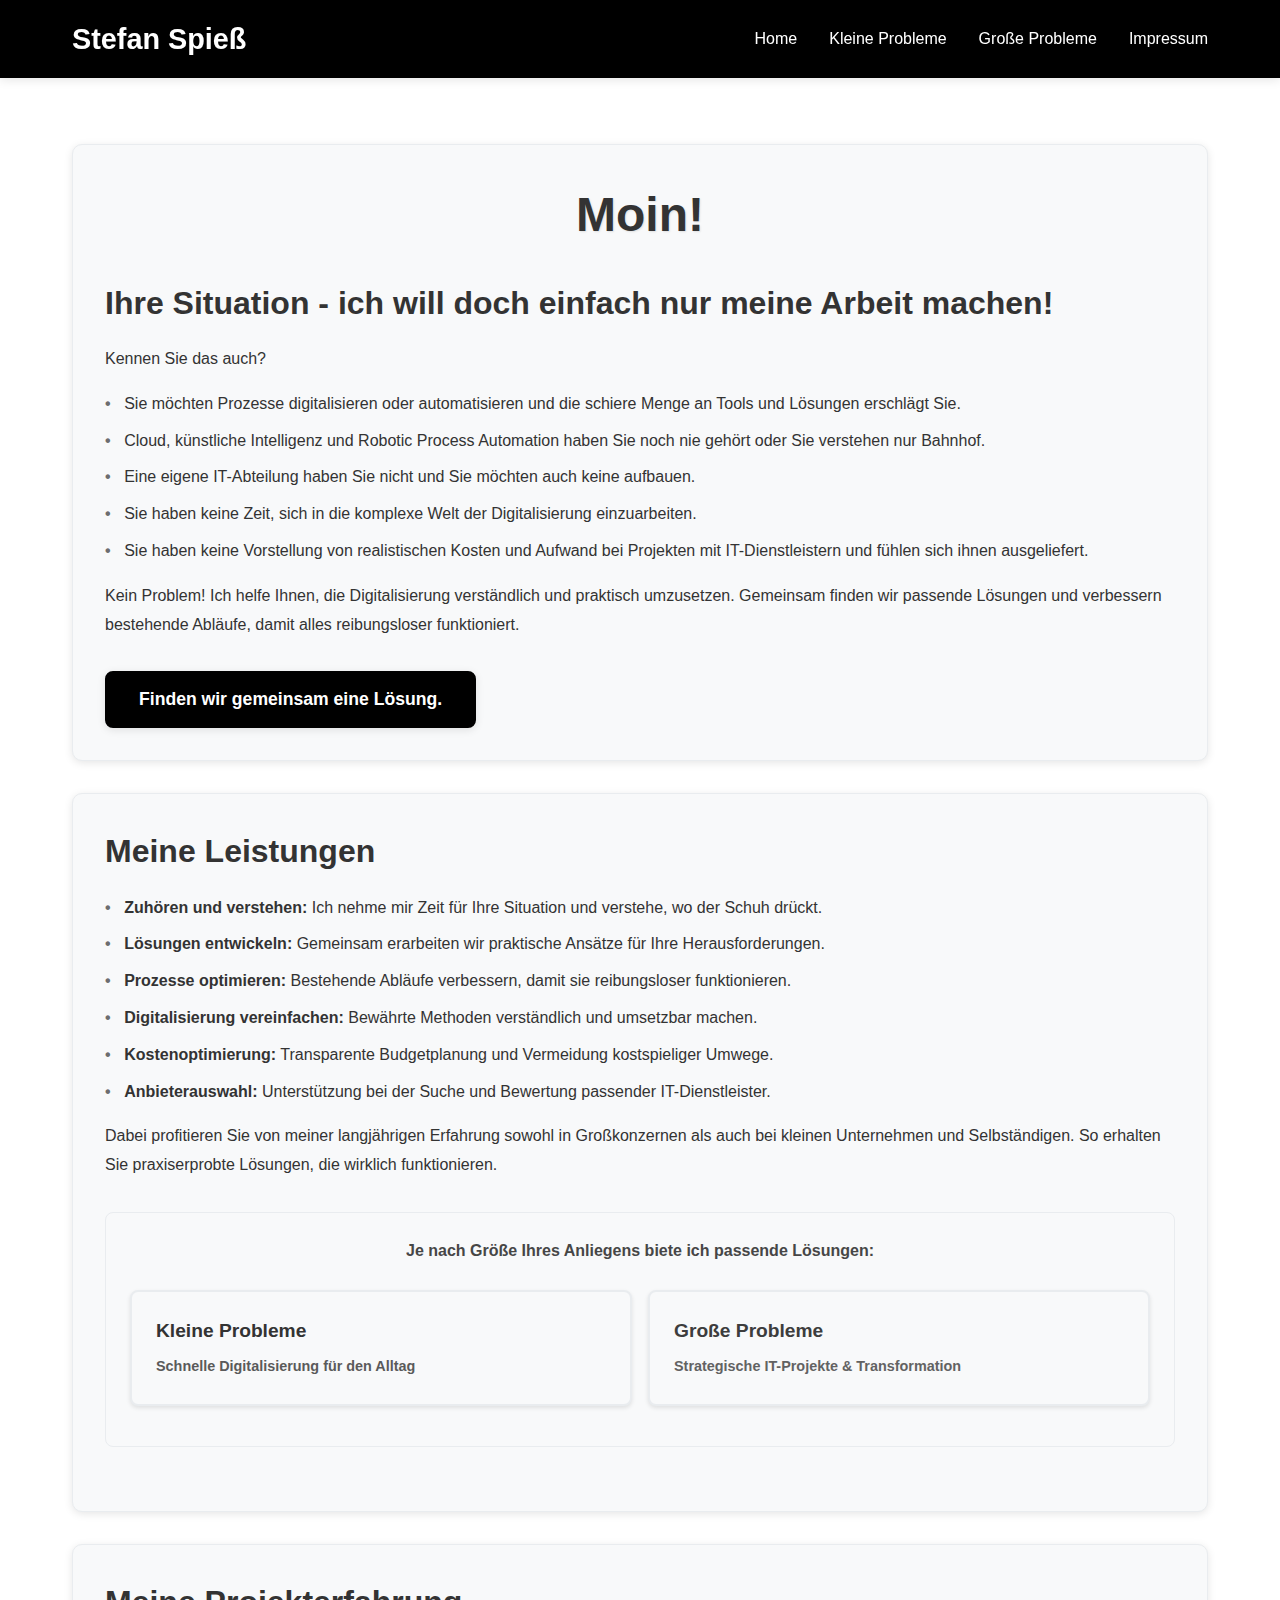
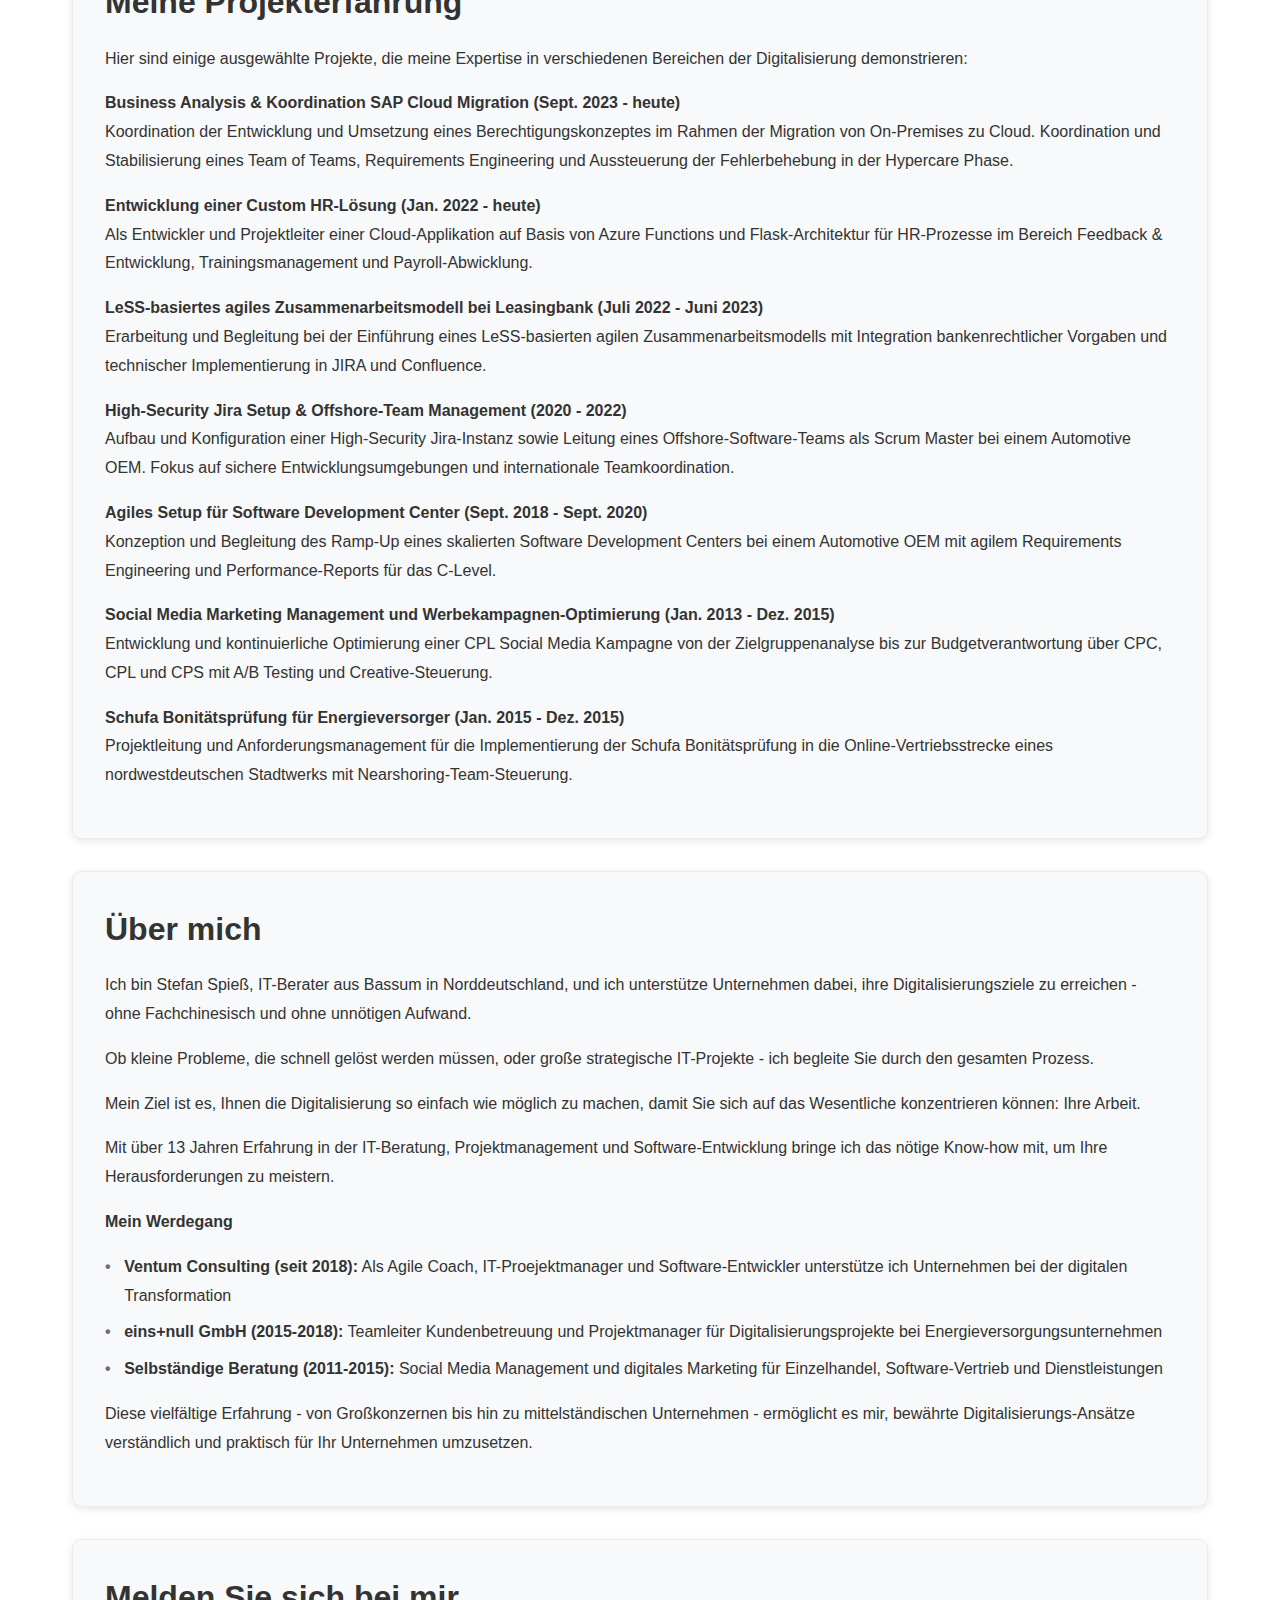
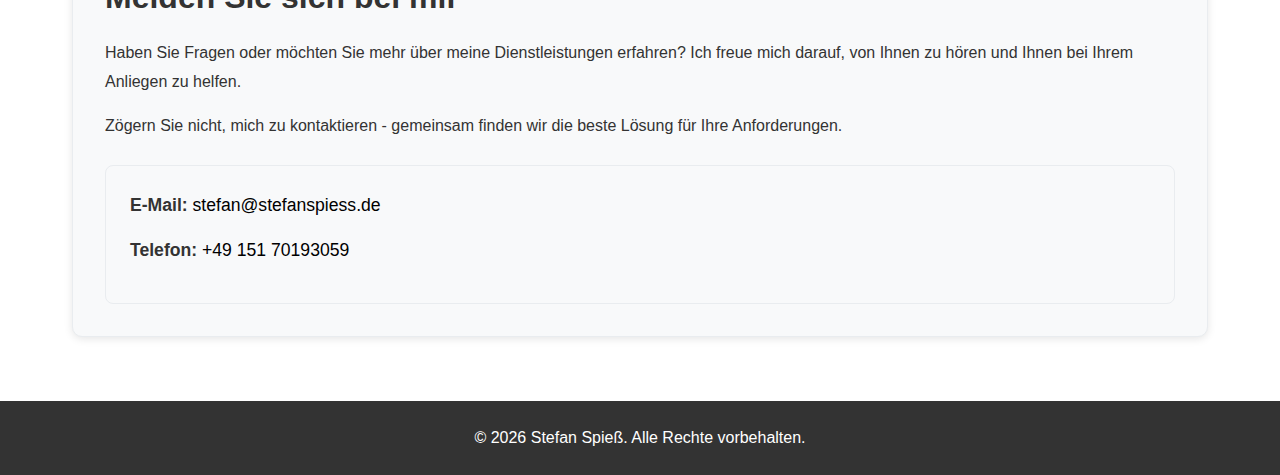
<file: index.html>
<!DOCTYPE html>
<html lang="de">
<head>
    <meta charset="UTF-8">
    <meta name="viewport" content="width=device-width, initial-scale=1.0">
    
    <!-- SEO Meta Tags -->
    <title>Stefan Spieß - IT-Beratung & Digitalisierung | Norddeutschland</title>
    <meta name="description" content="IT-Consulting & Digitalisierungsberatung aus Norddeutschland. Agile Coach, Projektmanager & Software-Entwickler mit 13+ Jahren Erfahrung. Von kleinen Problemen bis zu strategischen IT-Projekten.">
    <meta name="keywords" content="IT Beratung, Digitalisierung, Agile Coach, Projektmanagement, Software Entwicklung, Scrum, DevOps, Python, Norddeutschland, Bassum">
    <meta name="author" content="Stefan Spieß">
    <meta name="robots" content="index, follow">
    <link rel="canonical" href="https://stefanspiess.de/">
    
    <!-- Open Graph / Facebook -->
    <meta property="og:type" content="website">
    <meta property="og:url" content="https://stefanspiess.de/">
    <meta property="og:title" content="Stefan Spieß - IT-Beratung & Digitalisierung">
    <meta property="og:description" content="IT-Consulting & Digitalisierungsberatung aus Norddeutschland. Von kleinen Problemen bis zu strategischen IT-Projekten.">
    <meta property="og:image" content="https://stefanspiess.de/og-image.jpg">
    <meta property="og:locale" content="de_DE">
    <meta property="og:site_name" content="Stefan Spieß IT-Beratung">
    
    <!-- Twitter -->
    <meta property="twitter:card" content="summary_large_image">
    <meta property="twitter:url" content="https://stefanspiess.de/">
    <meta property="twitter:title" content="Stefan Spieß - IT-Beratung & Digitalisierung">
    <meta property="twitter:description" content="IT-Consulting & Digitalisierungsberatung aus Norddeutschland. Von kleinen Problemen bis zu strategischen IT-Projekten.">
    <meta property="twitter:image" content="https://stefanspiess.de/og-image.jpg">
    
    <!-- Additional SEO -->
    <meta name="geo.region" content="DE-NI">
    <meta name="geo.placename" content="Bassum">
    <meta name="geo.position" content="52.8517;8.7272">
    <meta name="ICBM" content="52.8517, 8.7272">
    
    <!-- Additional Performance -->
    <meta name="theme-color" content="#000000">
    <meta name="format-detection" content="telephone=yes">
    <meta name="mobile-web-app-capable" content="yes">
    <meta name="apple-mobile-web-app-capable" content="yes">
    <meta name="apple-mobile-web-app-status-bar-style" content="black">
    <meta name="apple-mobile-web-app-title" content="Stefan Spieß">
    
    <!-- Preload critical resources -->
    <link rel="preload" href="styles.css" as="style">
    <link rel="preload" href="script.js" as="script">
    
    <!-- Performance -->
    <link rel="preconnect" href="https://fonts.googleapis.com">
    <link rel="dns-prefetch" href="//fonts.googleapis.com">
    
    <!-- Favicon -->
    <link rel="icon" href="/favicon.ico" sizes="32x32">
    <link rel="icon" href="/favicon.svg" type="image/svg+xml">
    <link rel="apple-touch-icon" href="/apple-touch-icon.png">
    <link rel="manifest" href="/manifest.json">
    
    <!-- Structured Data -->
    <script type="application/ld+json">
    {
      "@context": "https://schema.org",
      "@type": "Person",
      "name": "Stefan Spieß",
      "jobTitle": "IT-Berater & Digitalisierungsexperte", 
      "description": "IT-Consulting & Digitalisierungsberatung aus Norddeutschland. Agile Coach, Projektmanager & Software-Entwickler mit 13+ Jahren Erfahrung.",
      "url": "https://stefanspiess.de",
      "email": "stefan@stefanspiess.de",
      "telephone": "+49-151-70193059",
      "address": {
        "@type": "PostalAddress",
        "streetAddress": "An der Weide 5",
        "addressLocality": "Bassum",
        "postalCode": "27211",
        "addressRegion": "Niedersachsen",
        "addressCountry": "DE"
      },
      "geo": {
        "@type": "GeoCoordinates",
        "latitude": 52.8517,
        "longitude": 8.7272
      },
      "sameAs": [
        "https://stefanspiess.de"
      ],
      "knowsAbout": [
        "IT-Beratung",
        "Digitalisierung", 
        "Agile Methoden",
        "Scrum",
        "DevOps",
        "Projektmanagement",
        "Python-Entwicklung",
        "Software-Entwicklung"
      ],
      "areaServed": [
        "Deutschland",
        "Niedersachsen", 
        "Norddeutschland"
      ],
      "offers": [
        {
          "@type": "Service",
          "name": "IT-Beratung für kleine Probleme",
          "description": "Schnelle Lösungen für alltägliche Digitalisierungs-Probleme.",
          "provider": {
            "@type": "Person",
            "name": "Stefan Spieß"
          },
          "areaServed": "Deutschland",
          "serviceType": "IT-Consulting"
        },
        {
          "@type": "Service", 
          "name": "Strategische IT-Projekte",
          "description": "Begleitung großer IT-Projekte und digitaler Transformation.",
          "provider": {
            "@type": "Person",
            "name": "Stefan Spieß"
          },
          "areaServed": "Deutschland",
          "serviceType": "IT-Strategy Consulting"
        }
      ]
    }
    </script>
    
    <link rel="stylesheet" href="styles.css">
</head>
<body>
    <header class="header">
        <div class="header-content">
            <div class="logo">Stefan Spieß</div>
            <nav class="nav">
                <a href="index.html">Home</a>
                <a href="kleine-probleme.html">Kleine Probleme</a>
                <a href="grosse-probleme.html">Große Probleme</a>
                <a href="impressum.html">Impressum</a>
            </nav>
        </div>
    </header>

    <main class="main-content">
        <section class="content-section">
            <div class="hero-greeting">Moin!</div>
            <h1>Ihre Situation - ich will doch einfach nur meine Arbeit machen!</h1>
            <p>Kennen Sie das auch?</p>
            <ul>
                <li>Sie möchten Prozesse digitalisieren oder automatisieren und die schiere Menge an Tools und Lösungen erschlägt Sie.</li>
                <li>Cloud, künstliche Intelligenz und Robotic Process Automation haben Sie noch nie gehört oder Sie verstehen nur Bahnhof.</li>
                <li>Eine eigene IT-Abteilung haben Sie nicht und Sie möchten auch keine aufbauen.</li>
                <li>Sie haben keine Zeit, sich in die komplexe Welt der Digitalisierung einzuarbeiten.</li>
                <li>Sie haben keine Vorstellung von realistischen Kosten und Aufwand bei Projekten mit IT-Dienstleistern und fühlen sich ihnen ausgeliefert.</li>
            </ul>
            <p>Kein Problem! Ich helfe Ihnen, die Digitalisierung verständlich und praktisch umzusetzen.
                Gemeinsam finden wir passende Lösungen und verbessern bestehende Abläufe, damit alles reibungsloser funktioniert.</p>
            <button class="cta-button" onclick="scrollToContact()">Finden wir gemeinsam eine Lösung.</button>
        </section>

        <section class="content-section">
            <h2>Meine Leistungen</h2>
            <ul>
                <li><strong>Zuhören und verstehen:</strong> Ich nehme mir Zeit für Ihre Situation und verstehe, wo der Schuh drückt.</li>
                <li><strong>Lösungen entwickeln:</strong> Gemeinsam erarbeiten wir praktische Ansätze für Ihre Herausforderungen.</li>
                <li><strong>Prozesse optimieren:</strong> Bestehende Abläufe verbessern, damit sie reibungsloser funktionieren.</li>
                <li><strong>Digitalisierung vereinfachen:</strong> Bewährte Methoden verständlich und umsetzbar machen.</li>
                <li><strong>Kostenoptimierung:</strong> Transparente Budgetplanung und Vermeidung kostspieliger Umwege.</li>
                <li><strong>Anbieterauswahl:</strong> Unterstützung bei der Suche und Bewertung passender IT-Dienstleister.</li>
            </ul>
            <p>Dabei profitieren Sie von meiner langjährigen Erfahrung sowohl in Großkonzernen als auch bei kleinen Unternehmen und Selbständigen. So erhalten Sie praxiserprobte Lösungen, die wirklich funktionieren.</p>
            <div class="problem-solutions">
                <p><strong>Je nach Größe Ihres Anliegens biete ich passende Lösungen:</strong></p>
                <div class="solution-buttons">
                    <a href="kleine-probleme.html" class="solution-link small-problems">
                        <h3>Kleine Probleme</h3>
                        <p>Schnelle Digitalisierung für den Alltag</p>
                    </a>
                    <a href="grosse-probleme.html" class="solution-link large-problems">
                        <h3>Große Probleme</h3>
                        <p>Strategische IT-Projekte & Transformation</p>
                    </a>
                </div>
            </div>
        </section>

        <section class="content-section">
            <h2>Meine Projekterfahrung</h2>
            <p>Hier sind einige ausgewählte Projekte, die meine Expertise in verschiedenen Bereichen der Digitalisierung demonstrieren:</p>
            
            <p><strong>Business Analysis & Koordination SAP Cloud Migration (Sept. 2023 - heute)</strong><br>
            Koordination der Entwicklung und Umsetzung eines Berechtigungskonzeptes im Rahmen der Migration von On-Premises zu Cloud. Koordination und Stabilisierung eines Team of Teams, Requirements Engineering und Aussteuerung der Fehlerbehebung in der Hypercare Phase.</p>
            
            <p><strong>Entwicklung einer Custom HR-Lösung (Jan. 2022 - heute)</strong><br>
            Als Entwickler und Projektleiter einer Cloud-Applikation auf Basis von Azure Functions und Flask-Architektur für HR-Prozesse im Bereich Feedback & Entwicklung, Trainingsmanagement und Payroll-Abwicklung.</p>
            
            <p><strong>LeSS-basiertes agiles Zusammenarbeitsmodell bei Leasingbank (Juli 2022 - Juni 2023)</strong><br>
            Erarbeitung und Begleitung bei der Einführung eines LeSS-basierten agilen Zusammenarbeitsmodells mit Integration bankenrechtlicher Vorgaben und technischer Implementierung in JIRA und Confluence.</p>

            <p><strong>High-Security Jira Setup & Offshore-Team Management (2020 - 2022)</strong><br>
            Aufbau und Konfiguration einer High-Security Jira-Instanz sowie Leitung eines Offshore-Software-Teams als Scrum Master bei einem Automotive OEM. Fokus auf sichere Entwicklungsumgebungen und internationale Teamkoordination.</p>
            
            <p><strong>Agiles Setup für Software Development Center (Sept. 2018 - Sept. 2020)</strong><br>
            Konzeption und Begleitung des Ramp-Up eines skalierten Software Development Centers bei einem Automotive OEM mit agilem Requirements Engineering und Performance-Reports für das C-Level.</p>
            
            <p><strong>Social Media Marketing Management und Werbekampagnen-Optimierung (Jan. 2013 - Dez. 2015)</strong><br>
            Entwicklung und kontinuierliche Optimierung einer CPL Social Media Kampagne von der Zielgruppenanalyse bis zur Budgetverantwortung über CPC, CPL und CPS mit A/B Testing und Creative-Steuerung.</p>
            
            <p><strong>Schufa Bonitätsprüfung für Energieversorger (Jan. 2015 - Dez. 2015)</strong><br>
            Projektleitung und Anforderungsmanagement für die Implementierung der Schufa Bonitätsprüfung in die Online-Vertriebsstrecke eines nordwestdeutschen Stadtwerks mit Nearshoring-Team-Steuerung.</p>
        </section>

        <section class="content-section">
            <h2>Über mich</h2>
            <p>Ich bin Stefan Spieß, IT-Berater aus Bassum in Norddeutschland, und ich unterstütze Unternehmen dabei, ihre Digitalisierungsziele zu erreichen - ohne Fachchinesisch und ohne unnötigen Aufwand.</p>
            <p>Ob kleine Probleme, die schnell gelöst werden müssen, oder große strategische IT-Projekte - ich begleite Sie durch den gesamten Prozess.</p>
            <p>Mein Ziel ist es, Ihnen die Digitalisierung so einfach wie möglich zu machen, damit Sie sich auf das Wesentliche konzentrieren können: Ihre Arbeit.</p>
            <p>Mit über 13 Jahren Erfahrung in der IT-Beratung, Projektmanagement und Software-Entwicklung bringe ich das nötige Know-how mit, um Ihre Herausforderungen zu meistern.</p>
            <p><strong>Mein Werdegang</strong></p>
            <ul>
                <li><strong>Ventum Consulting (seit 2018):</strong> Als Agile Coach, IT-Proejektmanager und Software-Entwickler unterstütze ich Unternehmen bei der digitalen Transformation</li>
                <li><strong>eins+null GmbH (2015-2018):</strong> Teamleiter Kundenbetreuung und Projektmanager für Digitalisierungsprojekte bei Energieversorgungsunternehmen</li>
                <li><strong>Selbständige Beratung (2011-2015):</strong> Social Media Management und digitales Marketing für Einzelhandel, Software-Vertrieb und Dienstleistungen</li>
            </ul>
            
            <p>Diese vielfältige Erfahrung - von Großkonzernen bis hin zu mittelständischen Unternehmen - ermöglicht es mir, bewährte Digitalisierungs-Ansätze verständlich und praktisch für Ihr Unternehmen umzusetzen.</p>
        </section>

        <section class="content-section" id="kontakt">
            <h2>Melden Sie sich bei mir</h2>
            <p>Haben Sie Fragen oder möchten Sie mehr über meine Dienstleistungen erfahren? Ich freue mich darauf, von Ihnen zu hören und Ihnen bei Ihrem Anliegen zu helfen.</p>
            <p>Zögern Sie nicht, mich zu kontaktieren - gemeinsam finden wir die beste Lösung für Ihre Anforderungen.</p>
            
            <div class="contact-info">
                <p><strong>E-Mail:</strong> <a href="mailto:stefan@stefanspiess.de">stefan@stefanspiess.de</a></p>
                <p><strong>Telefon:</strong> <a href="tel:+4915170193059">+49 151 70193059</a></p>
            </div>
        </section>
    </main>

    <footer class="footer">
        <p>&copy; <span id="currentYear"></span> Stefan Spieß. Alle Rechte vorbehalten.</p>
    </footer>

    <script src="script.js"></script>
</body>
</html>
</file>
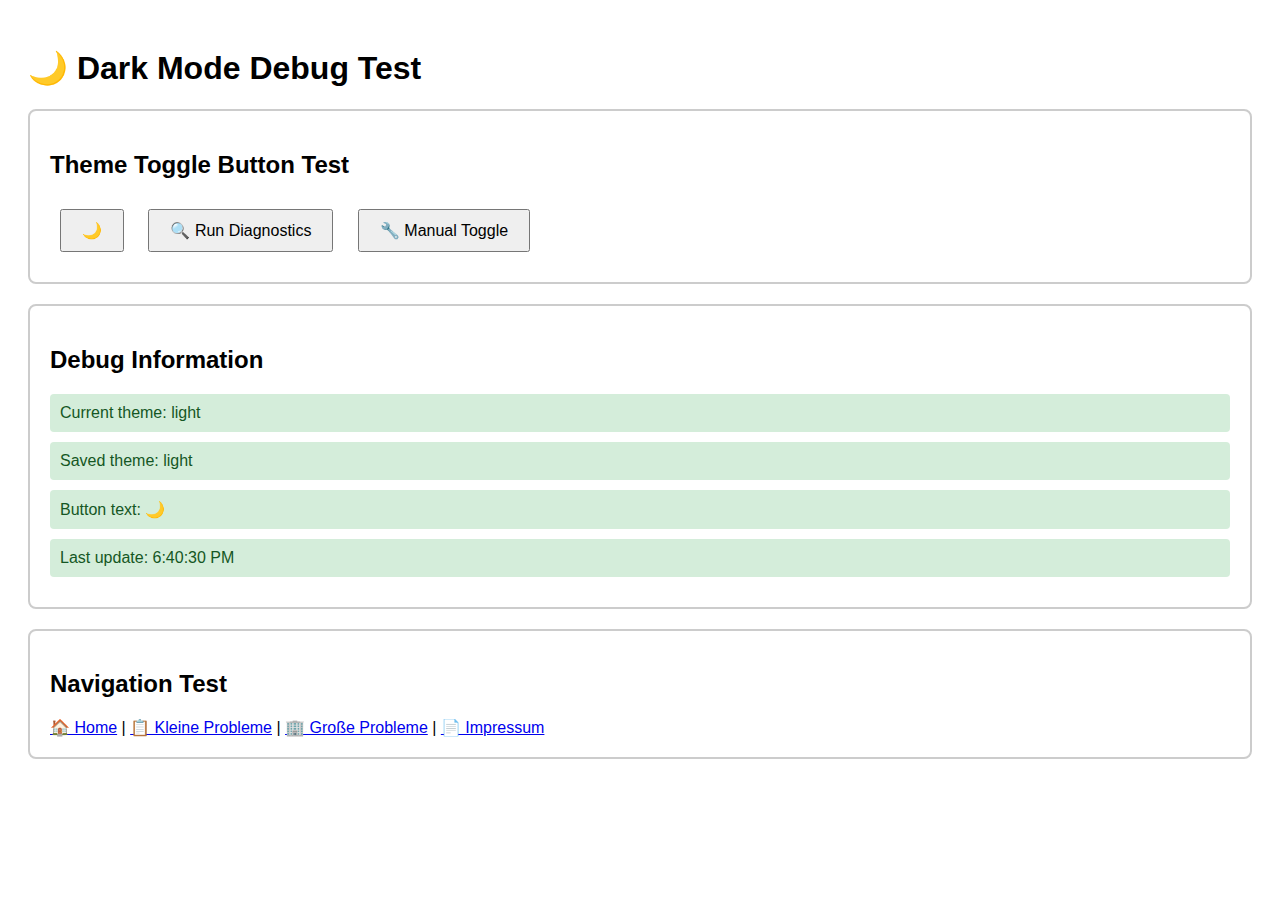
<file: debug_darkmode_comprehensive.html>
<!DOCTYPE html>
<html lang="de">
<head>
    <meta charset="UTF-8">
    <meta name="viewport" content="width=device-width, initial-scale=1.0">
    <title>Dark Mode Debug Test</title>
    <style>
        body {
            font-family: Arial, sans-serif;
            padding: 20px;
            transition: background-color 0.3s, color 0.3s;
        }
        
        body[data-theme="dark"] {
            background-color: #1a1a1a;
            color: #ffffff;
        }
        
        .debug-panel {
            border: 2px solid #ccc;
            padding: 20px;
            margin: 20px 0;
            border-radius: 8px;
        }
        
        body[data-theme="dark"] .debug-panel {
            border-color: #555;
            background-color: #2a2a2a;
        }
        
        button {
            padding: 10px 20px;
            margin: 10px;
            font-size: 16px;
            cursor: pointer;
        }
        
        .test-result {
            margin: 10px 0;
            padding: 10px;
            border-radius: 4px;
        }
        
        .success { background-color: #d4edda; color: #155724; }
        .error { background-color: #f8d7da; color: #721c24; }
        
        body[data-theme="dark"] .success { background-color: #1e4620; color: #d1e7dd; }
        body[data-theme="dark"] .error { background-color: #4a1e1e; color: #f8d7da; }
    </style>
</head>
<body>
    <h1>🌙 Dark Mode Debug Test</h1>
    
    <div class="debug-panel">
        <h2>Theme Toggle Button Test</h2>
        <button id="themeToggle" aria-label="Toggle dark mode">🌙</button>
        <button onclick="runDiagnostics()">🔍 Run Diagnostics</button>
        <button onclick="manualToggle()">🔧 Manual Toggle</button>
    </div>
    
    <div class="debug-panel">
        <h2>Debug Information</h2>
        <div id="debugInfo"></div>
    </div>
    
    <div class="debug-panel">
        <h2>Navigation Test</h2>
        <a href="index.html">🏠 Home</a> |
        <a href="kleine-probleme.html">📋 Kleine Probleme</a> |
        <a href="grosse-probleme.html">🏢 Große Probleme</a> |
        <a href="impressum.html">📄 Impressum</a>
    </div>

    <script>
        // Copy the exact Dark Mode code from script.js
        const THEME_KEY = 'stefan-spiess-theme';

        function initTheme() {
            console.log('🎯 initTheme() called');
            const savedTheme = localStorage.getItem(THEME_KEY);
            const prefersDark = window.matchMedia('(prefers-color-scheme: dark)').matches;
            const theme = savedTheme || (prefersDark ? 'dark' : 'light');
            
            console.log('💾 Saved theme:', savedTheme);
            console.log('🖥️ System prefers dark:', prefersDark);
            console.log('✅ Final theme:', theme);
            
            applyTheme(theme);
            updateToggleButton(theme);
        }

        function applyTheme(theme) {
            console.log('🎨 applyTheme() called with:', theme);
            if (theme === 'dark') {
                document.documentElement.setAttribute('data-theme', 'dark');
                document.body.setAttribute('data-theme', 'dark');
            } else {
                document.documentElement.removeAttribute('data-theme');
                document.body.removeAttribute('data-theme');
            }
            localStorage.setItem(THEME_KEY, theme);
        }

        function updateToggleButton(theme) {
            console.log('🔄 updateToggleButton() called with:', theme);
            const toggleButton = document.getElementById('themeToggle');
            if (toggleButton) {
                if (theme === 'dark') {
                    toggleButton.textContent = '☀️';
                    toggleButton.setAttribute('aria-label', 'Switch to light mode');
                } else {
                    toggleButton.textContent = '🌙';
                    toggleButton.setAttribute('aria-label', 'Switch to dark mode');
                }
                console.log('✅ Button updated:', toggleButton.textContent);
            } else {
                console.error('❌ Toggle button not found!');
            }
        }

        function toggleTheme() {
            console.log('🔀 toggleTheme() called');
            const currentTheme = document.documentElement.hasAttribute('data-theme') ? 'dark' : 'light';
            const newTheme = currentTheme === 'dark' ? 'light' : 'dark';
            
            console.log('🔄 Current theme:', currentTheme, '→ New theme:', newTheme);
            
            applyTheme(newTheme);
            updateToggleButton(newTheme);
            
            updateDebugInfo();
        }

        function initThemeToggle() {
            console.log('🎮 initThemeToggle() called');
            const toggleButton = document.getElementById('themeToggle');
            if (toggleButton) {
                // Remove any existing event listeners
                toggleButton.removeEventListener('click', toggleTheme);
                
                // Add new event listener
                toggleButton.addEventListener('click', toggleTheme);
                
                // Keyboard support
                toggleButton.addEventListener('keydown', function(e) {
                    if (e.key === 'Enter' || e.key === ' ') {
                        e.preventDefault();
                        toggleTheme();
                    }
                });
                
                console.log('✅ Event listeners attached');
            } else {
                console.error('❌ Toggle button not found during init!');
            }
        }

        function runDiagnostics() {
            const results = [];
            
            // Check button existence
            const button = document.getElementById('themeToggle');
            results.push({
                test: 'Button exists',
                result: !!button,
                details: button ? 'Found' : 'Not found'
            });
            
            // Check event listeners
            if (button) {
                const hasClickListener = button.onclick !== null || button.addEventListener;
                results.push({
                    test: 'Has click handler',
                    result: hasClickListener,
                    details: button.onclick ? 'onclick set' : 'addEventListener used'
                });
            }
            
            // Check localStorage
            const savedTheme = localStorage.getItem(THEME_KEY);
            results.push({
                test: 'LocalStorage theme',
                result: true,
                details: savedTheme || 'none'
            });
            
            // Check current theme
            const currentTheme = document.documentElement.hasAttribute('data-theme') ? 'dark' : 'light';
            results.push({
                test: 'Current theme',
                result: true,
                details: currentTheme
            });
            
            displayResults(results);
        }
        
        function manualToggle() {
            console.log('🔧 Manual toggle triggered');
            toggleTheme();
        }
        
        function displayResults(results) {
            const debugInfo = document.getElementById('debugInfo');
            debugInfo.innerHTML = results.map(r => 
                `<div class="test-result ${r.result ? 'success' : 'error'}">
                    ${r.result ? '✅' : '❌'} ${r.test}: ${r.details}
                </div>`
            ).join('');
        }
        
        function updateDebugInfo() {
            const currentTheme = document.documentElement.hasAttribute('data-theme') ? 'dark' : 'light';
            const savedTheme = localStorage.getItem(THEME_KEY);
            const button = document.getElementById('themeToggle');
            
            document.getElementById('debugInfo').innerHTML = `
                <div class="test-result success">Current theme: ${currentTheme}</div>
                <div class="test-result success">Saved theme: ${savedTheme}</div>
                <div class="test-result success">Button text: ${button ? button.textContent : 'N/A'}</div>
                <div class="test-result success">Last update: ${new Date().toLocaleTimeString()}</div>
            `;
        }

        // Initialize when DOM is ready
        document.addEventListener('DOMContentLoaded', function() {
            console.log('🚀 DOM loaded - initializing theme system');
            initTheme();
            initThemeToggle();
            updateDebugInfo();
        });
        
        // Also run immediately in case DOM is already loaded
        if (document.readyState === 'loading') {
            console.log('📋 DOM still loading, waiting...');
        } else {
            console.log('🚀 DOM already loaded - initializing immediately');
            initTheme();
            initThemeToggle();
            updateDebugInfo();
        }
    </script>
</body>
</html>
</file>
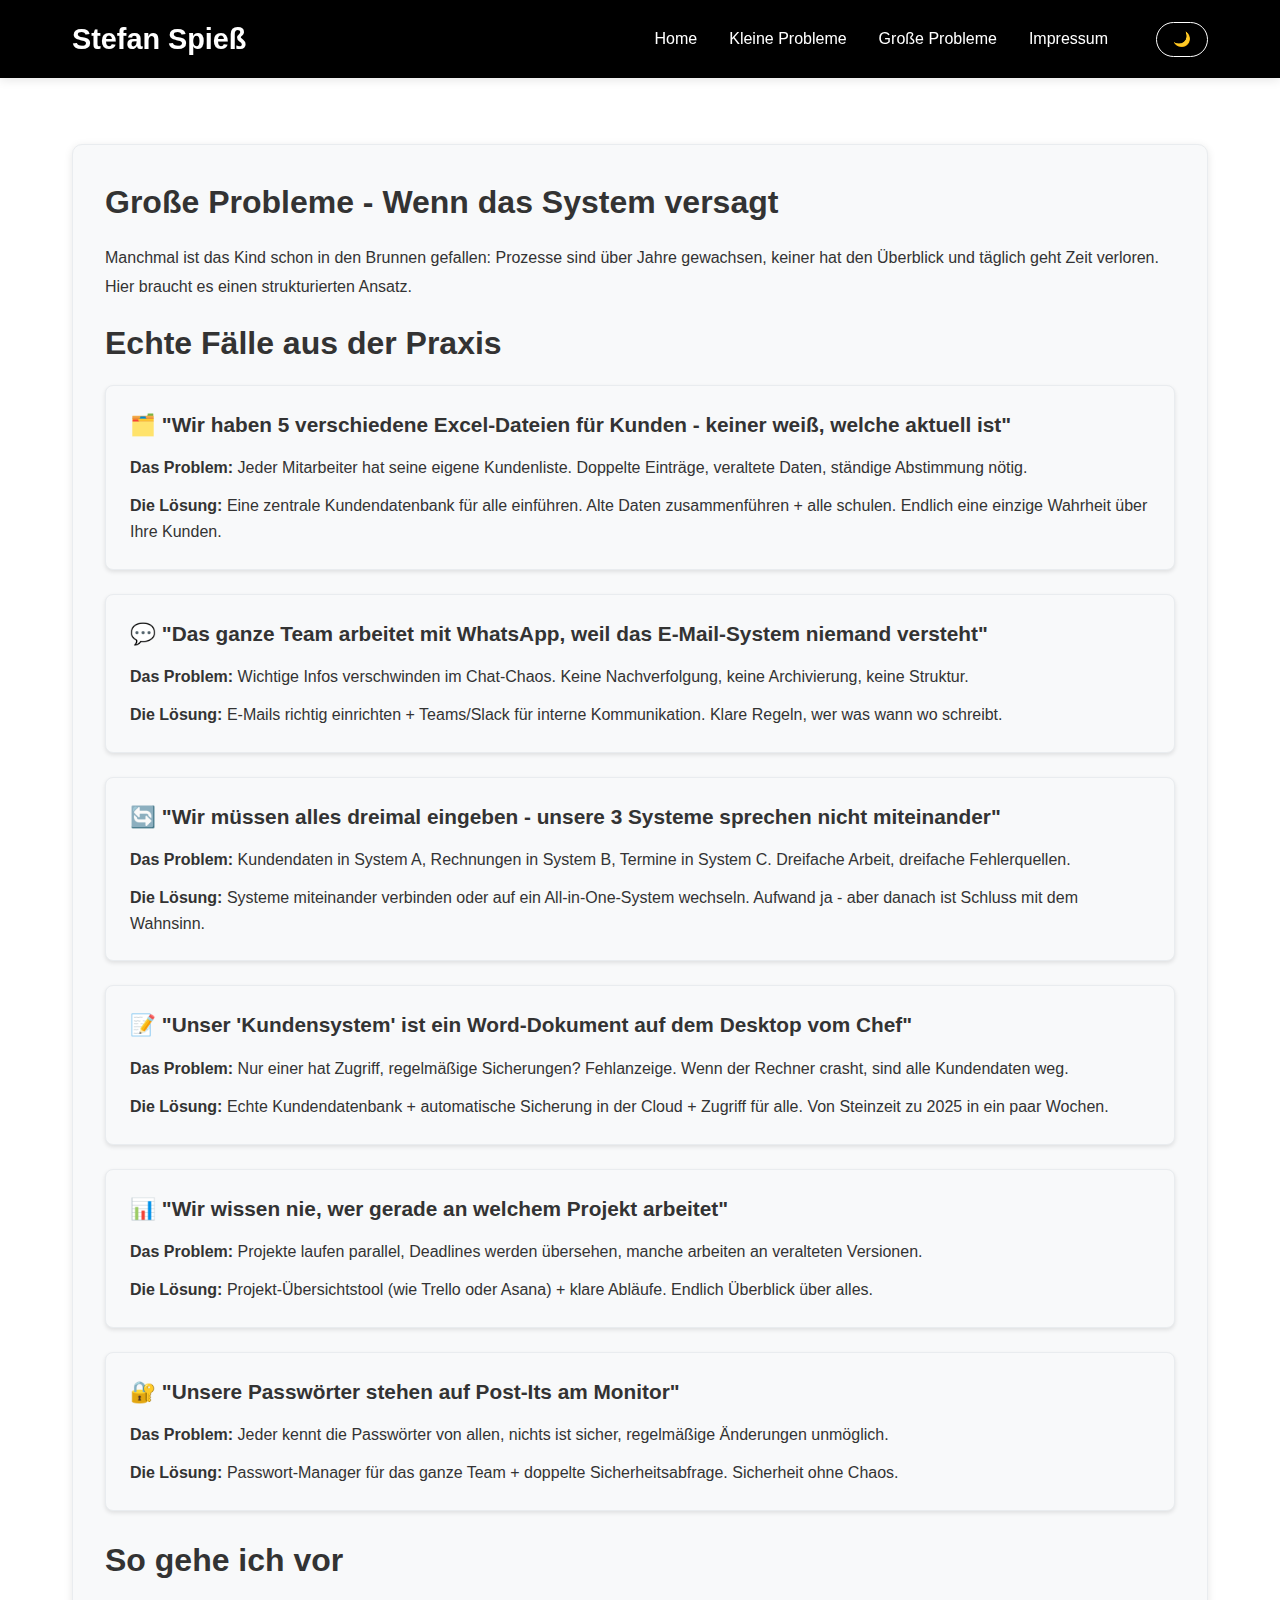
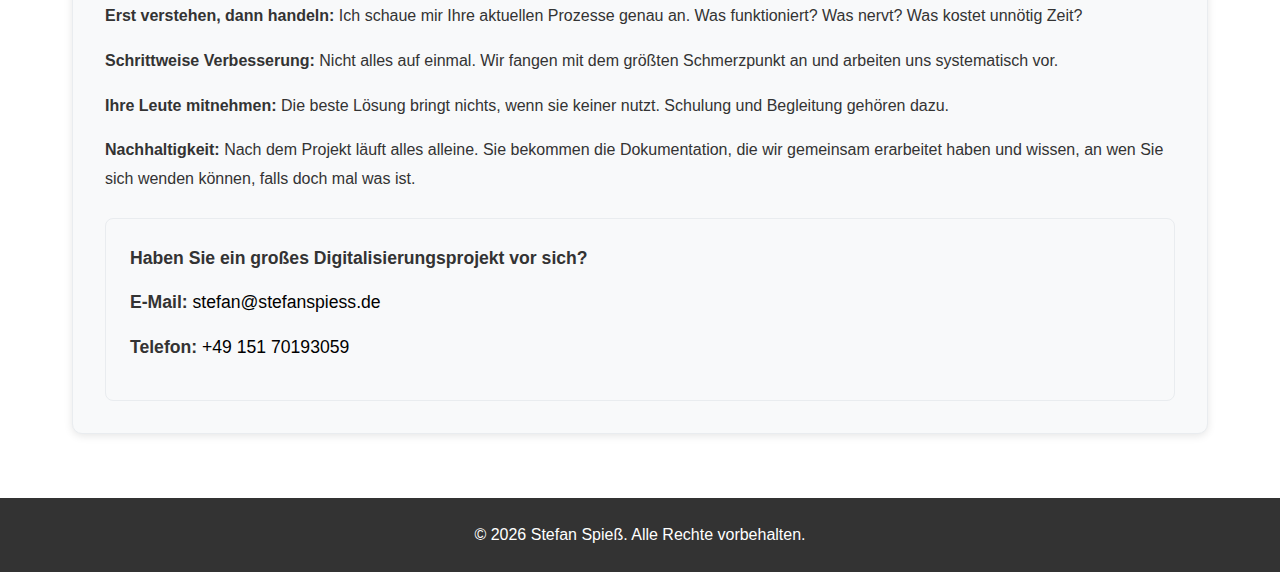
<file: grosse-probleme.html>
<!DOCTYPE html>
<html lang="de">
<head>
    <meta charset="UTF-8">
    <meta name="viewport" content="width=device-width, initial-scale=1.0">
    
    <!-- Dark Mode Script - Must be before CSS to prevent FOUC -->
    <script>
        (function() {
            const theme = localStorage.getItem('stefan-spiess-theme');
            if (theme === 'dark') {
                document.documentElement.setAttribute('data-theme', 'dark');
            }
        })();
    </script>
    
    <!-- SEO Meta Tags -->
    <title>Strategische IT-Projekte & Digitale Transformation | Stefan Spieß</title>
    <meta name="description" content="Begleitung großer IT-Projekte und digitaler Transformation. Agile Methoden, Projektmanagement und strategische IT-Beratung für Unternehmen aller Größen.">
    <meta name="keywords" content="IT Projekte, digitale Transformation, Agile Methoden, Projektmanagement, IT Strategie, Unternehmen, SAP Migration, DevOps">
    <meta name="author" content="Stefan Spieß">
    <meta name="robots" content="index, follow">
    <link rel="canonical" href="https://stefanspiess.de/grosse-probleme.html">
    
    <!-- Open Graph / Facebook -->
    <meta property="og:type" content="website">
    <meta property="og:url" content="https://stefanspiess.de/grosse-probleme.html">
    <meta property="og:title" content="Strategische IT-Projekte & Digitale Transformation | Stefan Spieß">
    <meta property="og:description" content="Begleitung großer IT-Projekte und digitaler Transformation. Agile Methoden und strategische IT-Beratung.">
    <meta property="og:image" content="https://stefanspiess.de/og-image-new.png">
    <meta property="og:locale" content="de_DE">
    
    <!-- Twitter -->
    <meta property="twitter:card" content="summary_large_image">
    <meta property="twitter:url" content="https://stefanspiess.de/grosse-probleme.html">
    <meta property="twitter:title" content="Strategische IT-Projekte & Digitale Transformation | Stefan Spieß">
    <meta property="twitter:description" content="Begleitung großer IT-Projekte und digitaler Transformation. Agile Methoden und strategische IT-Beratung.">
    <meta property="twitter:image" content="https://stefanspiess.de/og-image-new.png">
    
    <!-- Performance -->
    <meta name="theme-color" content="#000000">
    <link rel="preload" href="styles.css" as="style">
    <link rel="preload" href="script.js?v=9e84275" as="script">
    
    <!-- Favicon -->
    <link rel="icon" href="/favicon.ico?v=9e84275" type="image/x-icon" sizes="16x16 32x32">
    <link rel="icon" href="/favicon-16x16.png?v=9e84275" type="image/png" sizes="16x16">
    <link rel="icon" href="/favicon-32x32.png?v=9e84275" type="image/png" sizes="32x32">
    <link rel="icon" href="/favicon-48x48.png?v=9e84275" type="image/png" sizes="48x48">
    <link rel="icon" href="/favicon.svg?v=9e84275" type="image/svg+xml" sizes="any">
    <link rel="apple-touch-icon" href="/apple-touch-icon.png?v=9e84275" sizes="180x180">
    <link rel="manifest" href="/manifest.json?v=9e84275">
    <meta name="msapplication-TileColor" content="#000000">
    <meta name="msapplication-config" content="/browserconfig.xml?v=9e84275">
    
    <!-- Structured Data -->
    <script type="application/ld+json">
    {
      "@context": "https://schema.org",
      "@type": "WebPage",
      "name": "Strategische IT-Projekte & Digitale Transformation",
      "description": "Begleitung großer IT-Projekte und digitaler Transformation. Agile Methoden, Projektmanagement und strategische IT-Beratung.",
      "url": "https://stefanspiess.de/grosse-probleme.html",
      "mainEntity": {
        "@type": "Service",
        "name": "Strategische IT-Projekte",
        "description": "Umfassende Begleitung bei komplexen Digitalisierungsprojekten und strategischen IT-Transformationen",
        "provider": {
          "@type": "Person",
          "name": "Stefan Spieß",
          "url": "https://stefanspiess.de"
        },
        "serviceType": "IT-Strategy Consulting",
        "areaServed": "Deutschland"
      }
    }
    </script>
    
    <link rel="stylesheet" href="styles.css">
</head>
<body>
    <header class="header">
        <div class="header-content">
            <div class="logo">Stefan Spieß</div>
            <nav class="nav">
                <a href="index.html">Home</a>
                <a href="kleine-probleme.html">Kleine Probleme</a>
                <a href="grosse-probleme.html">Große Probleme</a>
                <a href="impressum.html">Impressum</a>
                <button class="theme-toggle" id="themeToggle" aria-label="Zur dunklen Ansicht wechseln (Dark Mode)" title="Zur dunklen Ansicht wechseln">
                    🌙
                </button>
            </nav>
        </div>
    </header>

    <main class="main-content">
        <section class="content-section">
            <h1>Große Probleme - Wenn das System versagt</h1>
            <p>Manchmal ist das Kind schon in den Brunnen gefallen: Prozesse sind über Jahre gewachsen, keiner hat den Überblick und täglich geht Zeit verloren. Hier braucht es einen strukturierten Ansatz.</p>
            
            <h2>Echte Fälle aus der Praxis</h2>
            
            <div class="problem-example">
                <h3>🗂️ "Wir haben 5 verschiedene Excel-Dateien für Kunden - keiner weiß, welche aktuell ist"</h3>
                <p><strong>Das Problem:</strong> Jeder Mitarbeiter hat seine eigene Kundenliste. Doppelte Einträge, veraltete Daten, ständige Abstimmung nötig.</p>
                <p><strong>Die Lösung:</strong> Eine zentrale Kundendatenbank für alle einführen. Alte Daten zusammenführen + alle schulen. Endlich eine einzige Wahrheit über Ihre Kunden.</p>
            </div>

            <div class="problem-example">
                <h3>💬 "Das ganze Team arbeitet mit WhatsApp, weil das E-Mail-System niemand versteht"</h3>
                <p><strong>Das Problem:</strong> Wichtige Infos verschwinden im Chat-Chaos. Keine Nachverfolgung, keine Archivierung, keine Struktur.</p>
                <p><strong>Die Lösung:</strong> E-Mails richtig einrichten + Teams/Slack für interne Kommunikation. Klare Regeln, wer was wann wo schreibt.</p>
            </div>

            <div class="problem-example">
                <h3>🔄 "Wir müssen alles dreimal eingeben - unsere 3 Systeme sprechen nicht miteinander"</h3>
                <p><strong>Das Problem:</strong> Kundendaten in System A, Rechnungen in System B, Termine in System C. Dreifache Arbeit, dreifache Fehlerquellen.</p>
                <p><strong>Die Lösung:</strong> Systeme miteinander verbinden oder auf ein All-in-One-System wechseln. Aufwand ja - aber danach ist Schluss mit dem Wahnsinn.</p>
            </div>

            <div class="problem-example">
                <h3>📝 "Unser 'Kundensystem' ist ein Word-Dokument auf dem Desktop vom Chef"</h3>
                <p><strong>Das Problem:</strong> Nur einer hat Zugriff, regelmäßige Sicherungen? Fehlanzeige. Wenn der Rechner crasht, sind alle Kundendaten weg.</p>
                <p><strong>Die Lösung:</strong> Echte Kundendatenbank + automatische Sicherung in der Cloud + Zugriff für alle. Von Steinzeit zu 2025 in ein paar Wochen.</p>
            </div>

            <div class="problem-example">
                <h3>📊 "Wir wissen nie, wer gerade an welchem Projekt arbeitet"</h3>
                <p><strong>Das Problem:</strong> Projekte laufen parallel, Deadlines werden übersehen, manche arbeiten an veralteten Versionen.</p>
                <p><strong>Die Lösung:</strong> Projekt-Übersichtstool (wie Trello oder Asana) + klare Abläufe. Endlich Überblick über alles.</p>
            </div>

            <div class="problem-example">
                <h3>🔐 "Unsere Passwörter stehen auf Post-Its am Monitor"</h3>
                <p><strong>Das Problem:</strong> Jeder kennt die Passwörter von allen, nichts ist sicher, regelmäßige Änderungen unmöglich.</p>
                <p><strong>Die Lösung:</strong> Passwort-Manager für das ganze Team + doppelte Sicherheitsabfrage. Sicherheit ohne Chaos.</p>
            </div>
            
            <h2>So gehe ich vor</h2>
            <p><strong>Erst verstehen, dann handeln:</strong> Ich schaue mir Ihre aktuellen Prozesse genau an. Was funktioniert? Was nervt? Was kostet unnötig Zeit?</p>
            
            <p><strong>Schrittweise Verbesserung:</strong> Nicht alles auf einmal. Wir fangen mit dem größten Schmerzpunkt an und arbeiten uns systematisch vor.</p>
            
            <p><strong>Ihre Leute mitnehmen:</strong> Die beste Lösung bringt nichts, wenn sie keiner nutzt. Schulung und Begleitung gehören dazu.</p>
            
            <p><strong>Nachhaltigkeit:</strong> Nach dem Projekt läuft alles alleine. Sie bekommen die Dokumentation, die wir gemeinsam erarbeitet haben und wissen, an wen Sie sich wenden können, falls doch mal was ist.</p>
            
            <div class="contact-info">
                <p><strong>Haben Sie ein großes Digitalisierungsprojekt vor sich?</strong></p>
                <p><strong>E-Mail:</strong> <a href="mailto:stefan@stefanspiess.de">stefan@stefanspiess.de</a></p>
                <p><strong>Telefon:</strong> <a href="tel:+4915170193059">+49 151 70193059</a></p>
            </div>
        </section>
    </main>

    <footer class="footer">
        <p>&copy; <span id="currentYear"></span> Stefan Spieß. Alle Rechte vorbehalten.</p>
    </footer>

    <script src="script.js?v=9e84275"></script>
</body>
</html>
</file>
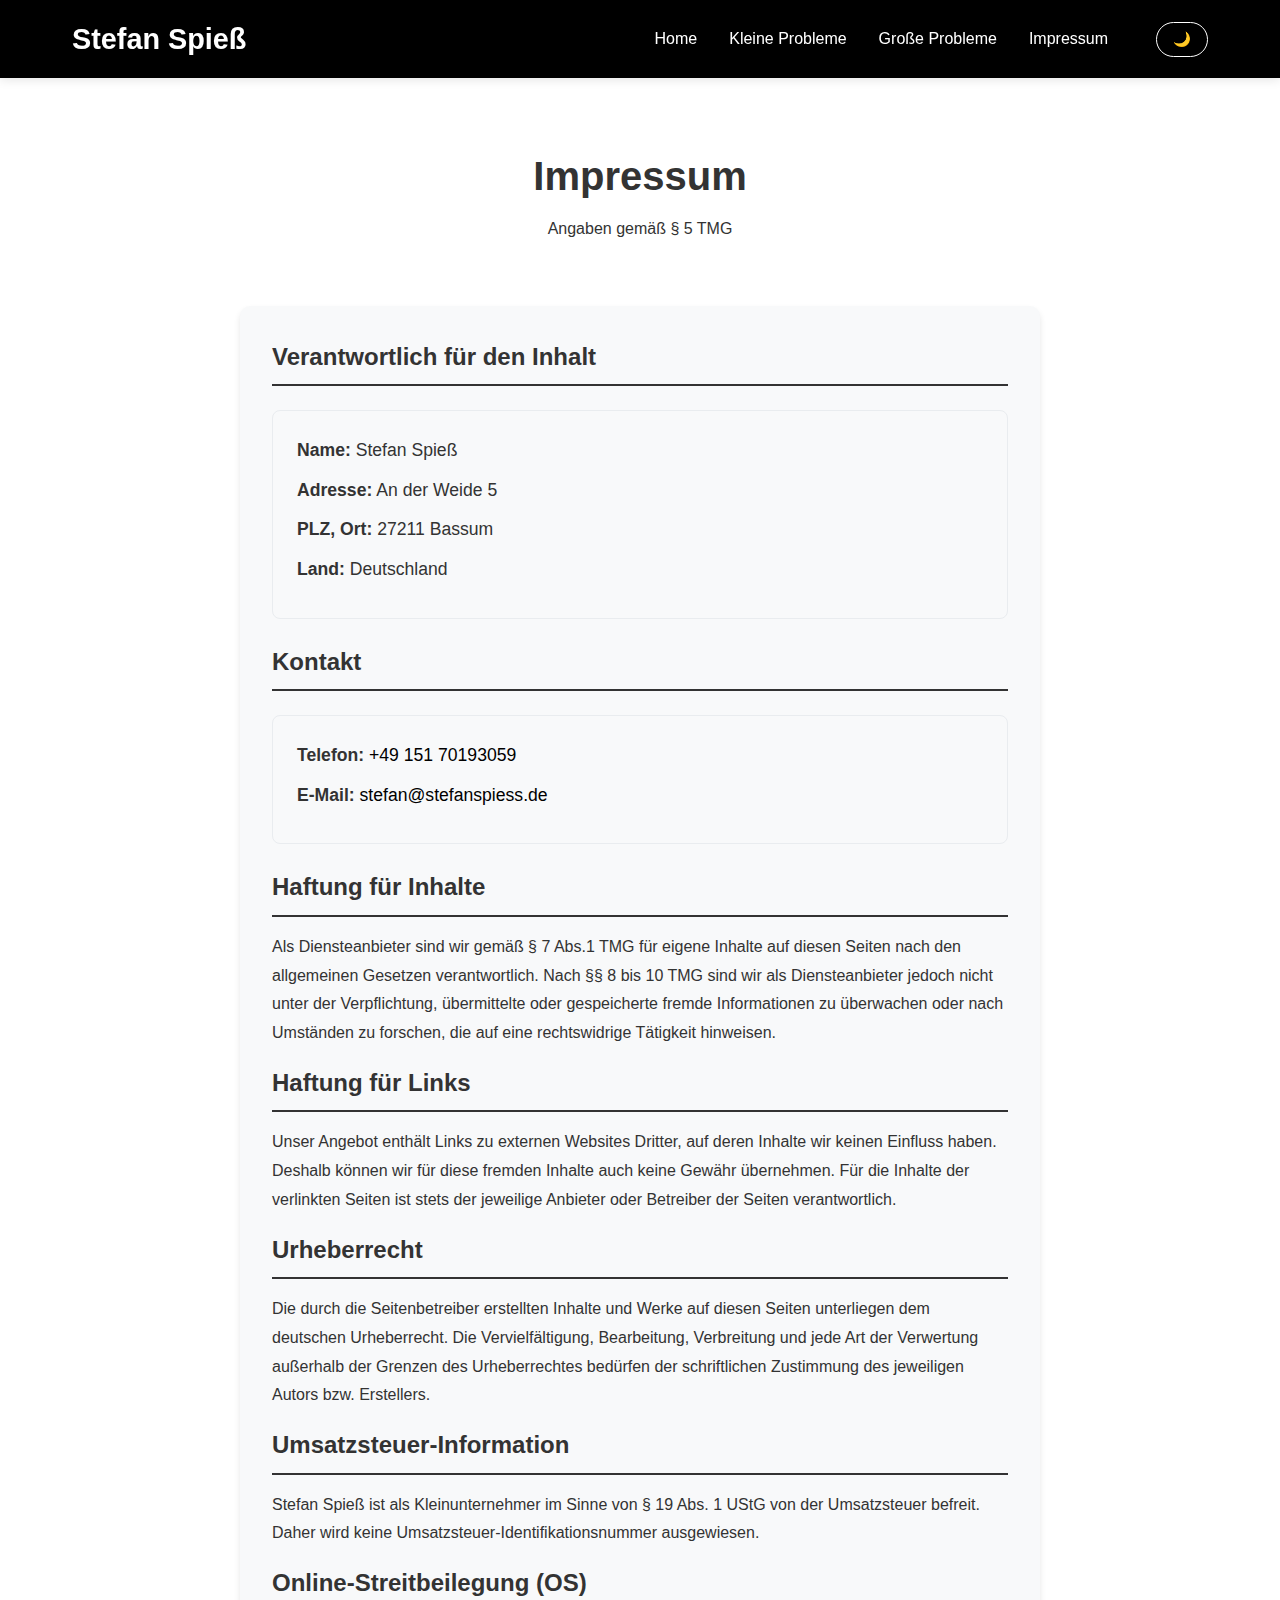
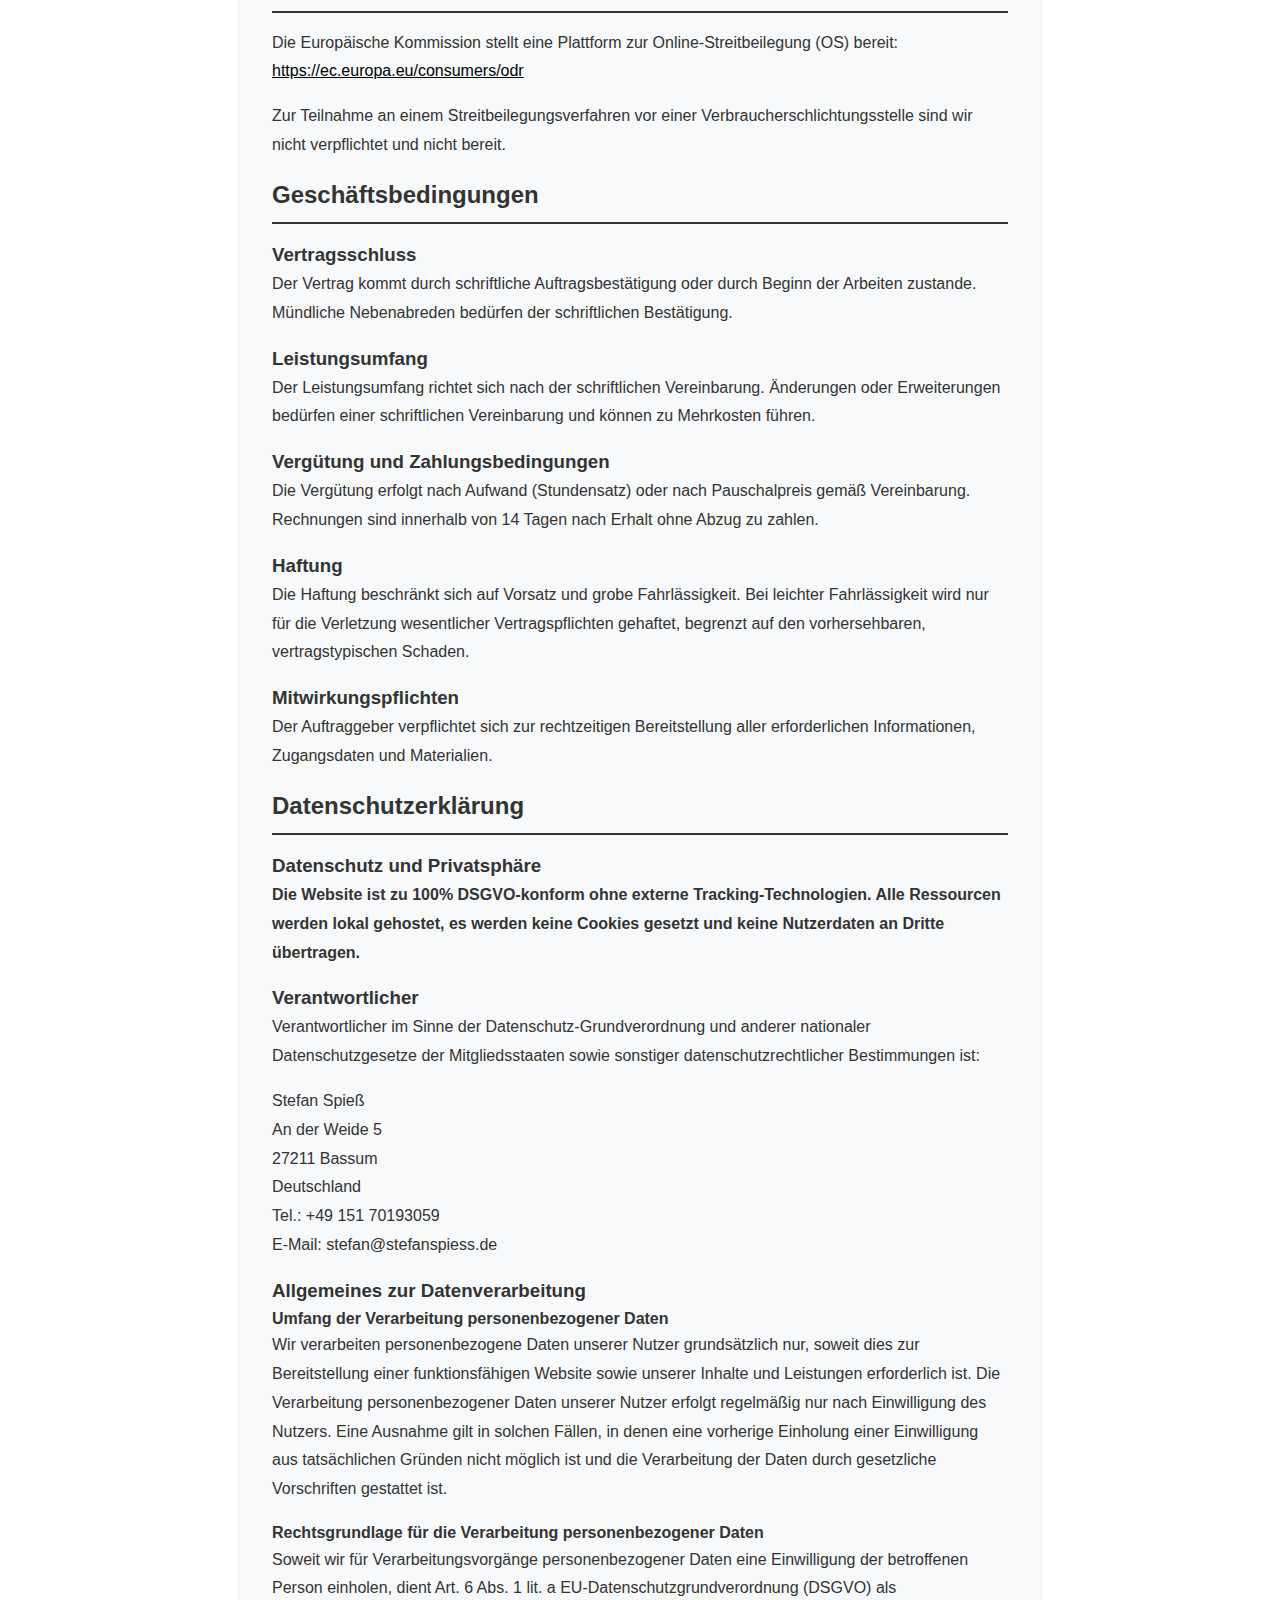
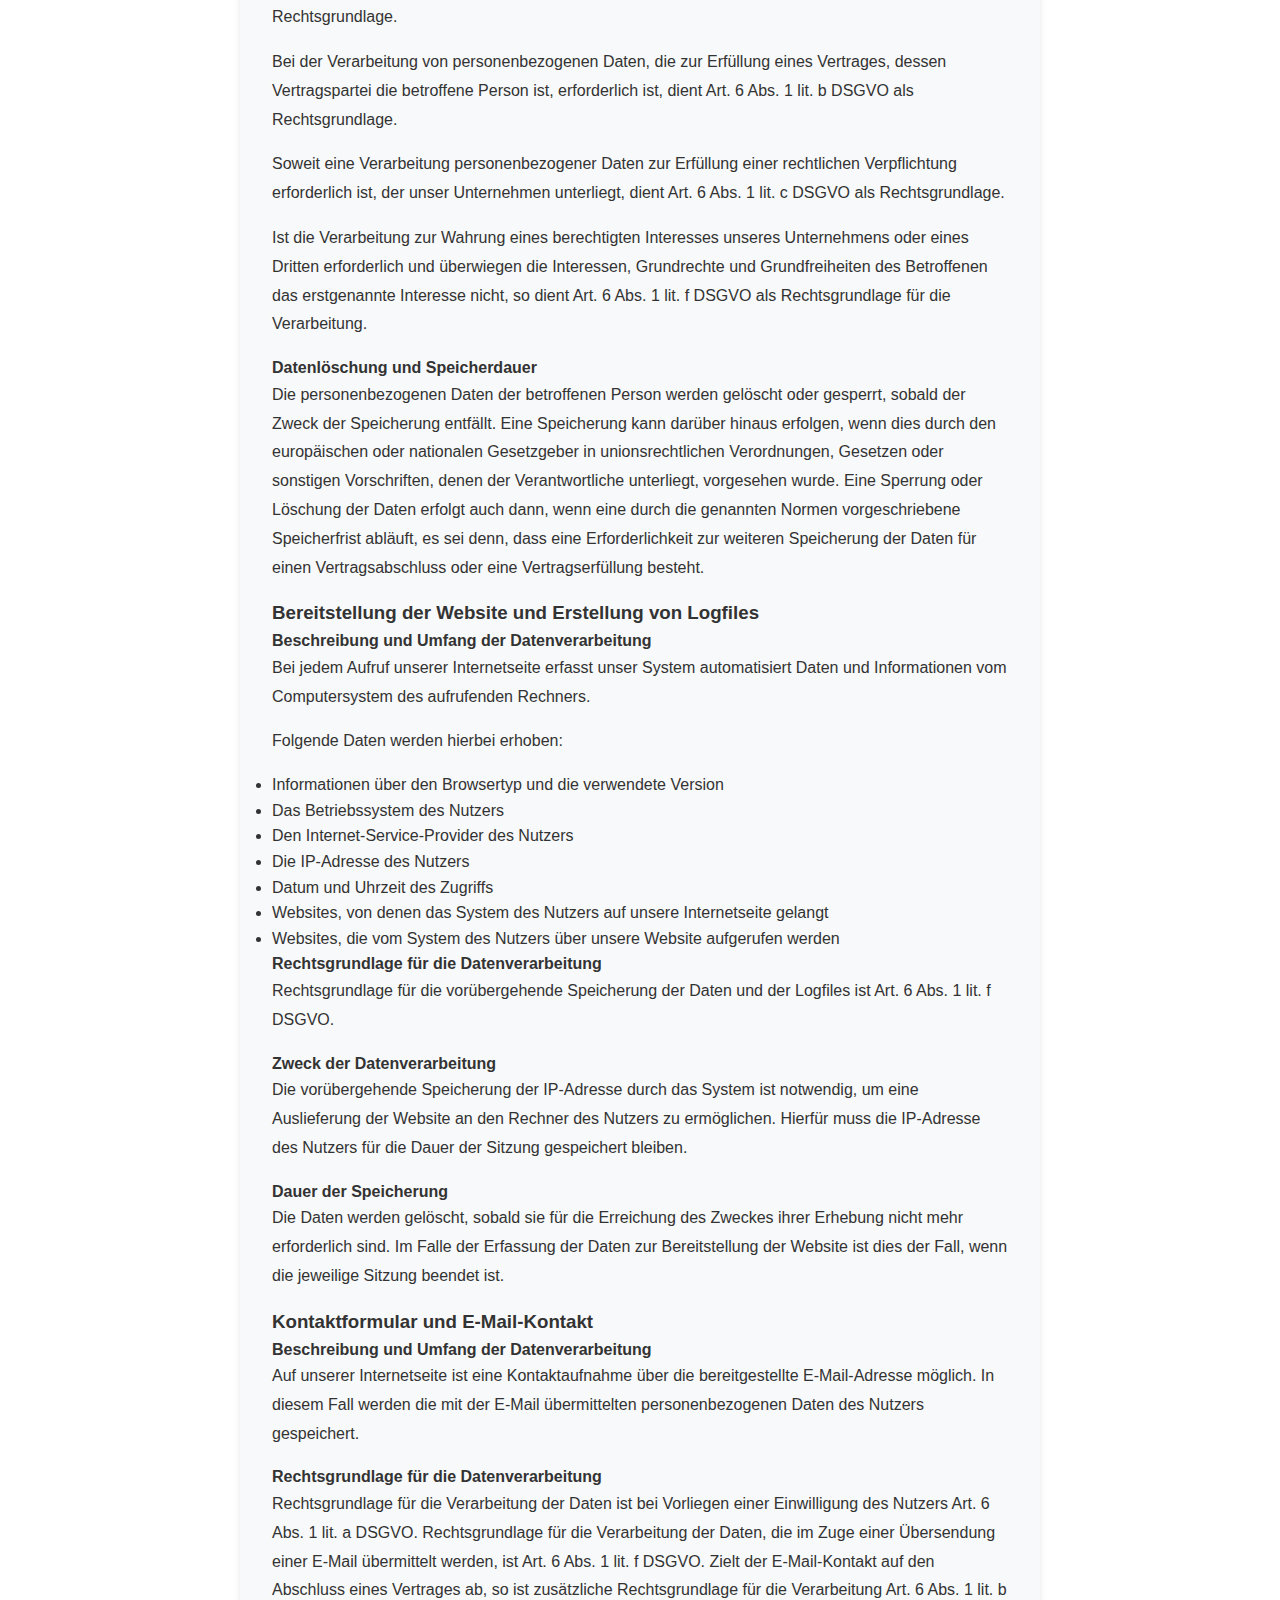
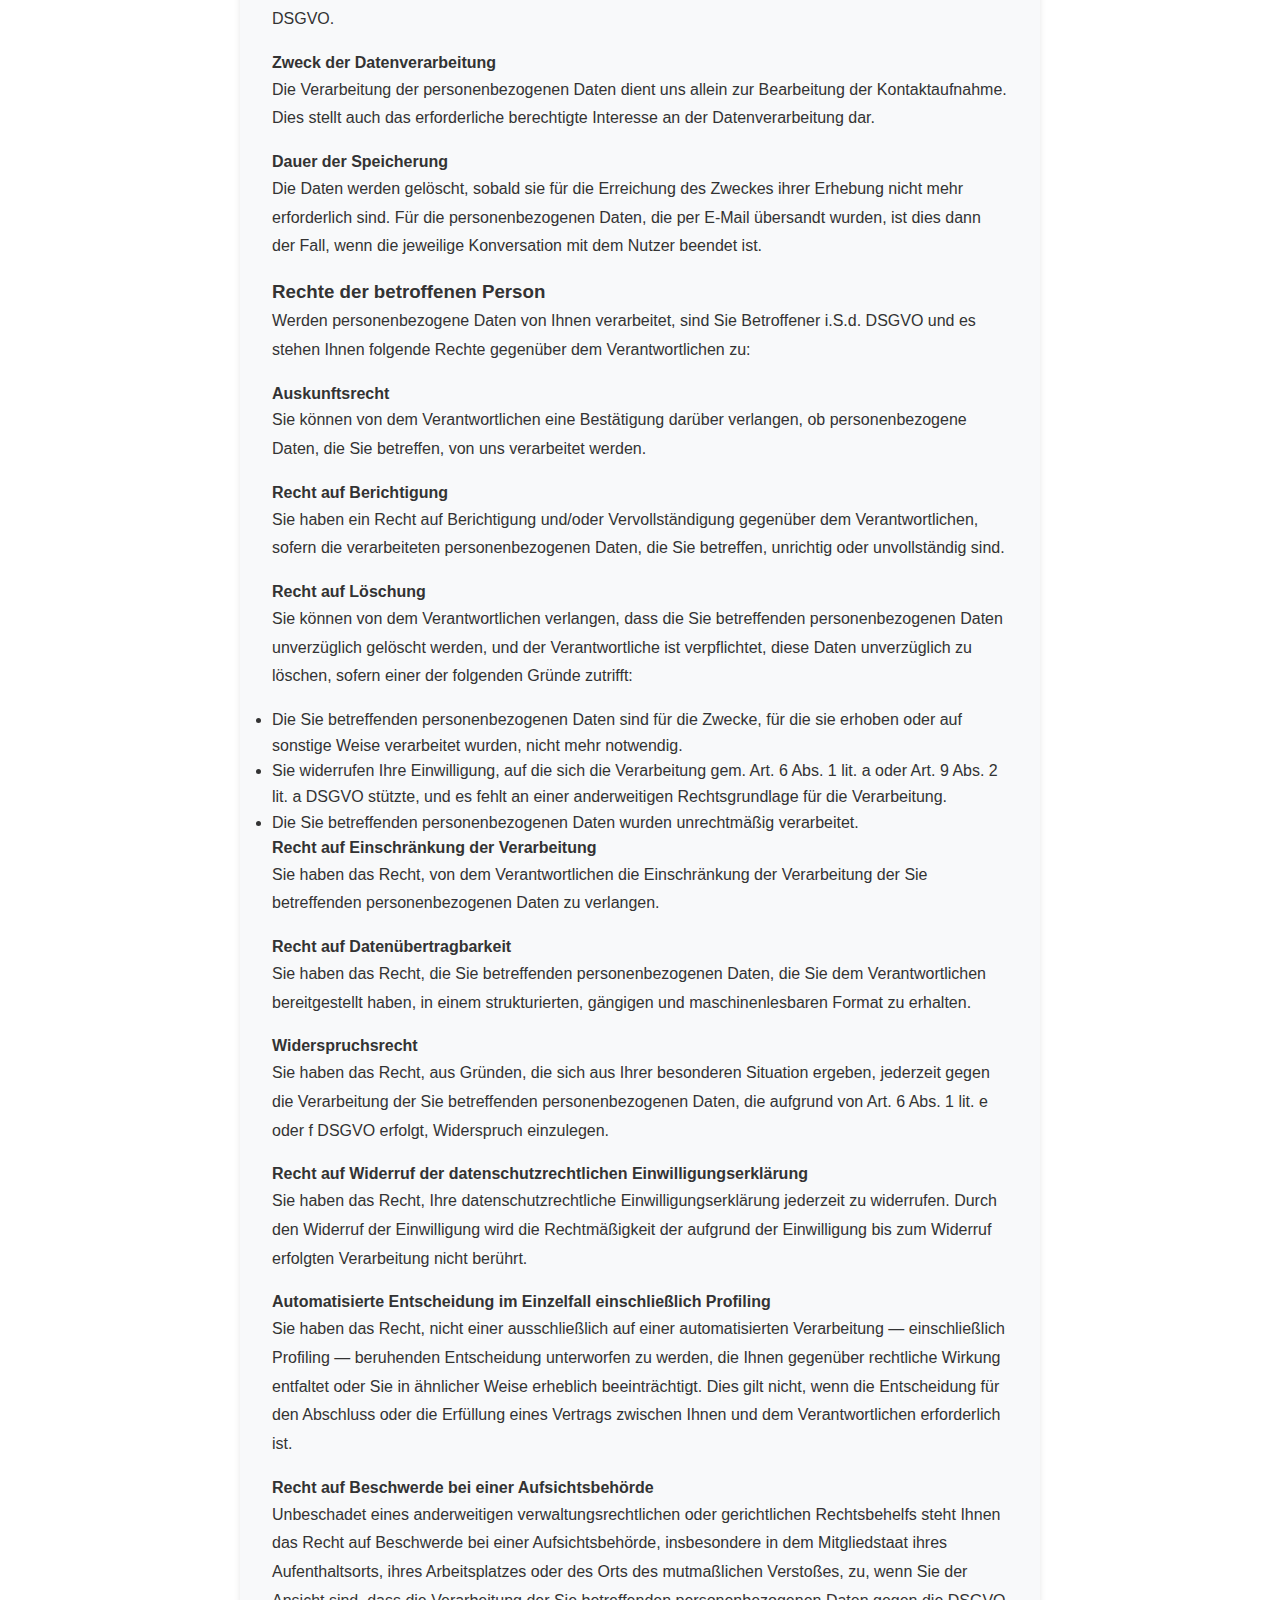
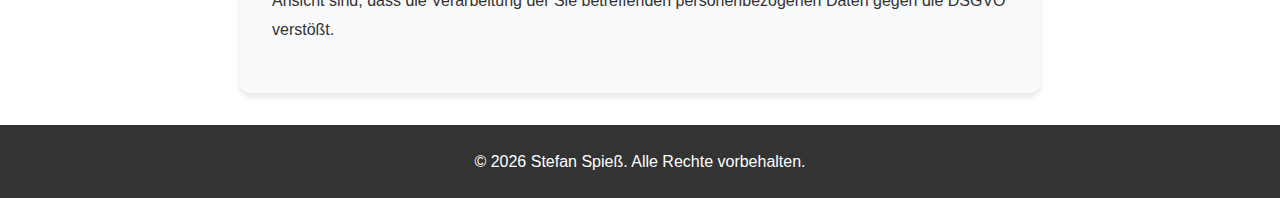
<file: impressum.html>
<!DOCTYPE html>
<html lang="de">
<head>
    <meta charset="UTF-8">
    <meta name="viewport" content="width=device-width, initial-scale=1.0">
    
    <!-- Dark Mode Script - Must be before CSS to prevent FOUC -->
    <script>
        (function() {
            const theme = localStorage.getItem('stefan-spiess-theme');
            if (theme === 'dark') {
                document.documentElement.setAttribute('data-theme', 'dark');
            }
        })();
    </script>
    
    <!-- SEO Meta Tags -->
    <title>Impressum & Datenschutz | Stefan Spieß IT-Beratung</title>
    <meta name="description" content="Rechtliche Informationen, Impressum und Datenschutzerklärung von Stefan Spieß IT-Beratung & Digitalisierung.">
    <meta name="robots" content="noindex, follow">
    <link rel="canonical" href="https://stefanspiess.de/impressum.html">
    
    <!-- Performance -->
    <link rel="preconnect" href="https://fonts.googleapis.com">
    <link rel="dns-prefetch" href="//fonts.googleapis.com">
    
    <!-- Favicon -->
    <link rel="icon" href="/favicon.ico" sizes="32x32">
    <link rel="apple-touch-icon" href="/apple-touch-icon.png">
    
    <link rel="stylesheet" href="styles.css">
</head>
<body>
    <header class="header">
        <div class="header-content">
            <div class="logo">Stefan Spieß</div>
            <nav class="nav">
                <a href="index.html">Home</a>
                <a href="kleine-probleme.html">Kleine Probleme</a>
                <a href="grosse-probleme.html">Große Probleme</a>
                <a href="impressum.html">Impressum</a>
                <button class="theme-toggle" id="themeToggle" aria-label="Zur dunklen Ansicht wechseln (Dark Mode)" title="Zur dunklen Ansicht wechseln">
                    🌙
                </button>
            </nav>
        </div>
    </header>

    <main class="main-content">
        <div class="page-header">
            <h1>Impressum</h1>
            <p>Angaben gemäß § 5 TMG</p>
        </div>

        <div class="impressum-content">
            <h2>Verantwortlich für den Inhalt</h2>
            <div class="contact-info">
                <p><strong>Name:</strong> Stefan Spieß</p>
                <p><strong>Adresse:</strong> An der Weide 5</p>
                <p><strong>PLZ, Ort:</strong> 27211 Bassum</p>
                <p><strong>Land:</strong> Deutschland</p>
            </div>

            <h2>Kontakt</h2>
            <div class="contact-info">
                <p><strong>Telefon:</strong> <a href="tel:+4915170193059">+49 151 70193059</a></p>
                <p><strong>E-Mail:</strong> <a href="mailto:stefan@stefanspiess.de">stefan@stefanspiess.de</a></p></p>
            </div>

            <h2>Haftung für Inhalte</h2>
            <p>Als Diensteanbieter sind wir gemäß § 7 Abs.1 TMG für eigene Inhalte auf diesen Seiten nach den allgemeinen Gesetzen verantwortlich. Nach §§ 8 bis 10 TMG sind wir als Diensteanbieter jedoch nicht unter der Verpflichtung, übermittelte oder gespeicherte fremde Informationen zu überwachen oder nach Umständen zu forschen, die auf eine rechtswidrige Tätigkeit hinweisen.</p>

            <h2>Haftung für Links</h2>
            <p>Unser Angebot enthält Links zu externen Websites Dritter, auf deren Inhalte wir keinen Einfluss haben. Deshalb können wir für diese fremden Inhalte auch keine Gewähr übernehmen. Für die Inhalte der verlinkten Seiten ist stets der jeweilige Anbieter oder Betreiber der Seiten verantwortlich.</p>

            <h2>Urheberrecht</h2>
            <p>Die durch die Seitenbetreiber erstellten Inhalte und Werke auf diesen Seiten unterliegen dem deutschen Urheberrecht. Die Vervielfältigung, Bearbeitung, Verbreitung und jede Art der Verwertung außerhalb der Grenzen des Urheberrechtes bedürfen der schriftlichen Zustimmung des jeweiligen Autors bzw. Erstellers.</p>

            <h2>Umsatzsteuer-Information</h2>
            <p>Stefan Spieß ist als Kleinunternehmer im Sinne von § 19 Abs. 1 UStG von der Umsatzsteuer befreit. Daher wird keine Umsatzsteuer-Identifikationsnummer ausgewiesen.</p>

            <h2>Online-Streitbeilegung (OS)</h2>
            <p>Die Europäische Kommission stellt eine Plattform zur Online-Streitbeilegung (OS) bereit: <a href="https://ec.europa.eu/consumers/odr" target="_blank" rel="noopener">https://ec.europa.eu/consumers/odr</a></p>
            <p>Zur Teilnahme an einem Streitbeilegungsverfahren vor einer Verbraucherschlichtungsstelle sind wir nicht verpflichtet und nicht bereit.</p>

            <h2>Geschäftsbedingungen</h2>
            <div class="terms-section">
                <h3>Vertragsschluss</h3>
                <p>Der Vertrag kommt durch schriftliche Auftragsbestätigung oder durch Beginn der Arbeiten zustande. Mündliche Nebenabreden bedürfen der schriftlichen Bestätigung.</p>
                
                <h3>Leistungsumfang</h3>
                <p>Der Leistungsumfang richtet sich nach der schriftlichen Vereinbarung. Änderungen oder Erweiterungen bedürfen einer schriftlichen Vereinbarung und können zu Mehrkosten führen.</p>
                
                <h3>Vergütung und Zahlungsbedingungen</h3>
                <p>Die Vergütung erfolgt nach Aufwand (Stundensatz) oder nach Pauschalpreis gemäß Vereinbarung. Rechnungen sind innerhalb von 14 Tagen nach Erhalt ohne Abzug zu zahlen.</p>
                
                <h3>Haftung</h3>
                <p>Die Haftung beschränkt sich auf Vorsatz und grobe Fahrlässigkeit. Bei leichter Fahrlässigkeit wird nur für die Verletzung wesentlicher Vertragspflichten gehaftet, begrenzt auf den vorhersehbaren, vertragstypischen Schaden.</p>
                
                <h3>Mitwirkungspflichten</h3>
                <p>Der Auftraggeber verpflichtet sich zur rechtzeitigen Bereitstellung aller erforderlichen Informationen, Zugangsdaten und Materialien.</p>
            </div>

            <h2>Datenschutzerklärung</h2>
            <div class="privacy-section">
                <h3>Datenschutz und Privatsphäre</h3>
                <p><strong>Die Website ist zu 100% DSGVO-konform ohne externe Tracking-Technologien. Alle Ressourcen werden lokal gehostet, es werden keine Cookies gesetzt und keine Nutzerdaten an Dritte übertragen.</strong></p>
                
                <h3>Verantwortlicher</h3>
                <p>Verantwortlicher im Sinne der Datenschutz-Grundverordnung und anderer nationaler Datenschutzgesetze der Mitgliedsstaaten sowie sonstiger datenschutzrechtlicher Bestimmungen ist:</p>
                <p>Stefan Spieß<br>
                An der Weide 5<br>
                27211 Bassum<br>
                Deutschland<br>
                Tel.: +49 151 70193059<br>
                E-Mail: stefan@stefanspiess.de</p>

                <h3>Allgemeines zur Datenverarbeitung</h3>
                <h4>Umfang der Verarbeitung personenbezogener Daten</h4>
                <p>Wir verarbeiten personenbezogene Daten unserer Nutzer grundsätzlich nur, soweit dies zur Bereitstellung einer funktionsfähigen Website sowie unserer Inhalte und Leistungen erforderlich ist. Die Verarbeitung personenbezogener Daten unserer Nutzer erfolgt regelmäßig nur nach Einwilligung des Nutzers. Eine Ausnahme gilt in solchen Fällen, in denen eine vorherige Einholung einer Einwilligung aus tatsächlichen Gründen nicht möglich ist und die Verarbeitung der Daten durch gesetzliche Vorschriften gestattet ist.</p>

                <h4>Rechtsgrundlage für die Verarbeitung personenbezogener Daten</h4>
                <p>Soweit wir für Verarbeitungsvorgänge personenbezogener Daten eine Einwilligung der betroffenen Person einholen, dient Art. 6 Abs. 1 lit. a EU-Datenschutzgrundverordnung (DSGVO) als Rechtsgrundlage.</p>
                <p>Bei der Verarbeitung von personenbezogenen Daten, die zur Erfüllung eines Vertrages, dessen Vertragspartei die betroffene Person ist, erforderlich ist, dient Art. 6 Abs. 1 lit. b DSGVO als Rechtsgrundlage.</p>
                <p>Soweit eine Verarbeitung personenbezogener Daten zur Erfüllung einer rechtlichen Verpflichtung erforderlich ist, der unser Unternehmen unterliegt, dient Art. 6 Abs. 1 lit. c DSGVO als Rechtsgrundlage.</p>
                <p>Ist die Verarbeitung zur Wahrung eines berechtigten Interesses unseres Unternehmens oder eines Dritten erforderlich und überwiegen die Interessen, Grundrechte und Grundfreiheiten des Betroffenen das erstgenannte Interesse nicht, so dient Art. 6 Abs. 1 lit. f DSGVO als Rechtsgrundlage für die Verarbeitung.</p>

                <h4>Datenlöschung und Speicherdauer</h4>
                <p>Die personenbezogenen Daten der betroffenen Person werden gelöscht oder gesperrt, sobald der Zweck der Speicherung entfällt. Eine Speicherung kann darüber hinaus erfolgen, wenn dies durch den europäischen oder nationalen Gesetzgeber in unionsrechtlichen Verordnungen, Gesetzen oder sonstigen Vorschriften, denen der Verantwortliche unterliegt, vorgesehen wurde. Eine Sperrung oder Löschung der Daten erfolgt auch dann, wenn eine durch die genannten Normen vorgeschriebene Speicherfrist abläuft, es sei denn, dass eine Erforderlichkeit zur weiteren Speicherung der Daten für einen Vertragsabschluss oder eine Vertragserfüllung besteht.</p>

                <h3>Bereitstellung der Website und Erstellung von Logfiles</h3>
                <h4>Beschreibung und Umfang der Datenverarbeitung</h4>
                <p>Bei jedem Aufruf unserer Internetseite erfasst unser System automatisiert Daten und Informationen vom Computersystem des aufrufenden Rechners.</p>
                <p>Folgende Daten werden hierbei erhoben:</p>
                <ul>
                    <li>Informationen über den Browsertyp und die verwendete Version</li>
                    <li>Das Betriebssystem des Nutzers</li>
                    <li>Den Internet-Service-Provider des Nutzers</li>
                    <li>Die IP-Adresse des Nutzers</li>
                    <li>Datum und Uhrzeit des Zugriffs</li>
                    <li>Websites, von denen das System des Nutzers auf unsere Internetseite gelangt</li>
                    <li>Websites, die vom System des Nutzers über unsere Website aufgerufen werden</li>
                </ul>

                <h4>Rechtsgrundlage für die Datenverarbeitung</h4>
                <p>Rechtsgrundlage für die vorübergehende Speicherung der Daten und der Logfiles ist Art. 6 Abs. 1 lit. f DSGVO.</p>

                <h4>Zweck der Datenverarbeitung</h4>
                <p>Die vorübergehende Speicherung der IP-Adresse durch das System ist notwendig, um eine Auslieferung der Website an den Rechner des Nutzers zu ermöglichen. Hierfür muss die IP-Adresse des Nutzers für die Dauer der Sitzung gespeichert bleiben.</p>

                <h4>Dauer der Speicherung</h4>
                <p>Die Daten werden gelöscht, sobald sie für die Erreichung des Zweckes ihrer Erhebung nicht mehr erforderlich sind. Im Falle der Erfassung der Daten zur Bereitstellung der Website ist dies der Fall, wenn die jeweilige Sitzung beendet ist.</p>

                <h3>Kontaktformular und E-Mail-Kontakt</h3>
                <h4>Beschreibung und Umfang der Datenverarbeitung</h4>
                <p>Auf unserer Internetseite ist eine Kontaktaufnahme über die bereitgestellte E-Mail-Adresse möglich. In diesem Fall werden die mit der E-Mail übermittelten personenbezogenen Daten des Nutzers gespeichert.</p>

                <h4>Rechtsgrundlage für die Datenverarbeitung</h4>
                <p>Rechtsgrundlage für die Verarbeitung der Daten ist bei Vorliegen einer Einwilligung des Nutzers Art. 6 Abs. 1 lit. a DSGVO. Rechtsgrundlage für die Verarbeitung der Daten, die im Zuge einer Übersendung einer E-Mail übermittelt werden, ist Art. 6 Abs. 1 lit. f DSGVO. Zielt der E-Mail-Kontakt auf den Abschluss eines Vertrages ab, so ist zusätzliche Rechtsgrundlage für die Verarbeitung Art. 6 Abs. 1 lit. b DSGVO.</p>

                <h4>Zweck der Datenverarbeitung</h4>
                <p>Die Verarbeitung der personenbezogenen Daten dient uns allein zur Bearbeitung der Kontaktaufnahme. Dies stellt auch das erforderliche berechtigte Interesse an der Datenverarbeitung dar.</p>

                <h4>Dauer der Speicherung</h4>
                <p>Die Daten werden gelöscht, sobald sie für die Erreichung des Zweckes ihrer Erhebung nicht mehr erforderlich sind. Für die personenbezogenen Daten, die per E-Mail übersandt wurden, ist dies dann der Fall, wenn die jeweilige Konversation mit dem Nutzer beendet ist.</p>

                <h3>Rechte der betroffenen Person</h3>
                <p>Werden personenbezogene Daten von Ihnen verarbeitet, sind Sie Betroffener i.S.d. DSGVO und es stehen Ihnen folgende Rechte gegenüber dem Verantwortlichen zu:</p>

                <h4>Auskunftsrecht</h4>
                <p>Sie können von dem Verantwortlichen eine Bestätigung darüber verlangen, ob personenbezogene Daten, die Sie betreffen, von uns verarbeitet werden.</p>

                <h4>Recht auf Berichtigung</h4>
                <p>Sie haben ein Recht auf Berichtigung und/oder Vervollständigung gegenüber dem Verantwortlichen, sofern die verarbeiteten personenbezogenen Daten, die Sie betreffen, unrichtig oder unvollständig sind.</p>

                <h4>Recht auf Löschung</h4>
                <p>Sie können von dem Verantwortlichen verlangen, dass die Sie betreffenden personenbezogenen Daten unverzüglich gelöscht werden, und der Verantwortliche ist verpflichtet, diese Daten unverzüglich zu löschen, sofern einer der folgenden Gründe zutrifft:</p>
                <ul>
                    <li>Die Sie betreffenden personenbezogenen Daten sind für die Zwecke, für die sie erhoben oder auf sonstige Weise verarbeitet wurden, nicht mehr notwendig.</li>
                    <li>Sie widerrufen Ihre Einwilligung, auf die sich die Verarbeitung gem. Art. 6 Abs. 1 lit. a oder Art. 9 Abs. 2 lit. a DSGVO stützte, und es fehlt an einer anderweitigen Rechtsgrundlage für die Verarbeitung.</li>
                    <li>Die Sie betreffenden personenbezogenen Daten wurden unrechtmäßig verarbeitet.</li>
                </ul>

                <h4>Recht auf Einschränkung der Verarbeitung</h4>
                <p>Sie haben das Recht, von dem Verantwortlichen die Einschränkung der Verarbeitung der Sie betreffenden personenbezogenen Daten zu verlangen.</p>

                <h4>Recht auf Datenübertragbarkeit</h4>
                <p>Sie haben das Recht, die Sie betreffenden personenbezogenen Daten, die Sie dem Verantwortlichen bereitgestellt haben, in einem strukturierten, gängigen und maschinenlesbaren Format zu erhalten.</p>

                <h4>Widerspruchsrecht</h4>
                <p>Sie haben das Recht, aus Gründen, die sich aus Ihrer besonderen Situation ergeben, jederzeit gegen die Verarbeitung der Sie betreffenden personenbezogenen Daten, die aufgrund von Art. 6 Abs. 1 lit. e oder f DSGVO erfolgt, Widerspruch einzulegen.</p>

                <h4>Recht auf Widerruf der datenschutzrechtlichen Einwilligungserklärung</h4>
                <p>Sie haben das Recht, Ihre datenschutzrechtliche Einwilligungserklärung jederzeit zu widerrufen. Durch den Widerruf der Einwilligung wird die Rechtmäßigkeit der aufgrund der Einwilligung bis zum Widerruf erfolgten Verarbeitung nicht berührt.</p>

                <h4>Automatisierte Entscheidung im Einzelfall einschließlich Profiling</h4>
                <p>Sie haben das Recht, nicht einer ausschließlich auf einer automatisierten Verarbeitung — einschließlich Profiling — beruhenden Entscheidung unterworfen zu werden, die Ihnen gegenüber rechtliche Wirkung entfaltet oder Sie in ähnlicher Weise erheblich beeinträchtigt. Dies gilt nicht, wenn die Entscheidung für den Abschluss oder die Erfüllung eines Vertrags zwischen Ihnen und dem Verantwortlichen erforderlich ist.</p>

                <h4>Recht auf Beschwerde bei einer Aufsichtsbehörde</h4>
                <p>Unbeschadet eines anderweitigen verwaltungsrechtlichen oder gerichtlichen Rechtsbehelfs steht Ihnen das Recht auf Beschwerde bei einer Aufsichtsbehörde, insbesondere in dem Mitgliedstaat ihres Aufenthaltsorts, ihres Arbeitsplatzes oder des Orts des mutmaßlichen Verstoßes, zu, wenn Sie der Ansicht sind, dass die Verarbeitung der Sie betreffenden personenbezogenen Daten gegen die DSGVO verstößt.</p>
            </div>
        </div>
    </main>

    <footer class="footer">
        <p>&copy; <span id="currentYear"></span> Stefan Spieß. Alle Rechte vorbehalten.</p>
    </footer>

    <script src="script.js?v=20250608"></script>
</body>
</html>
</file>
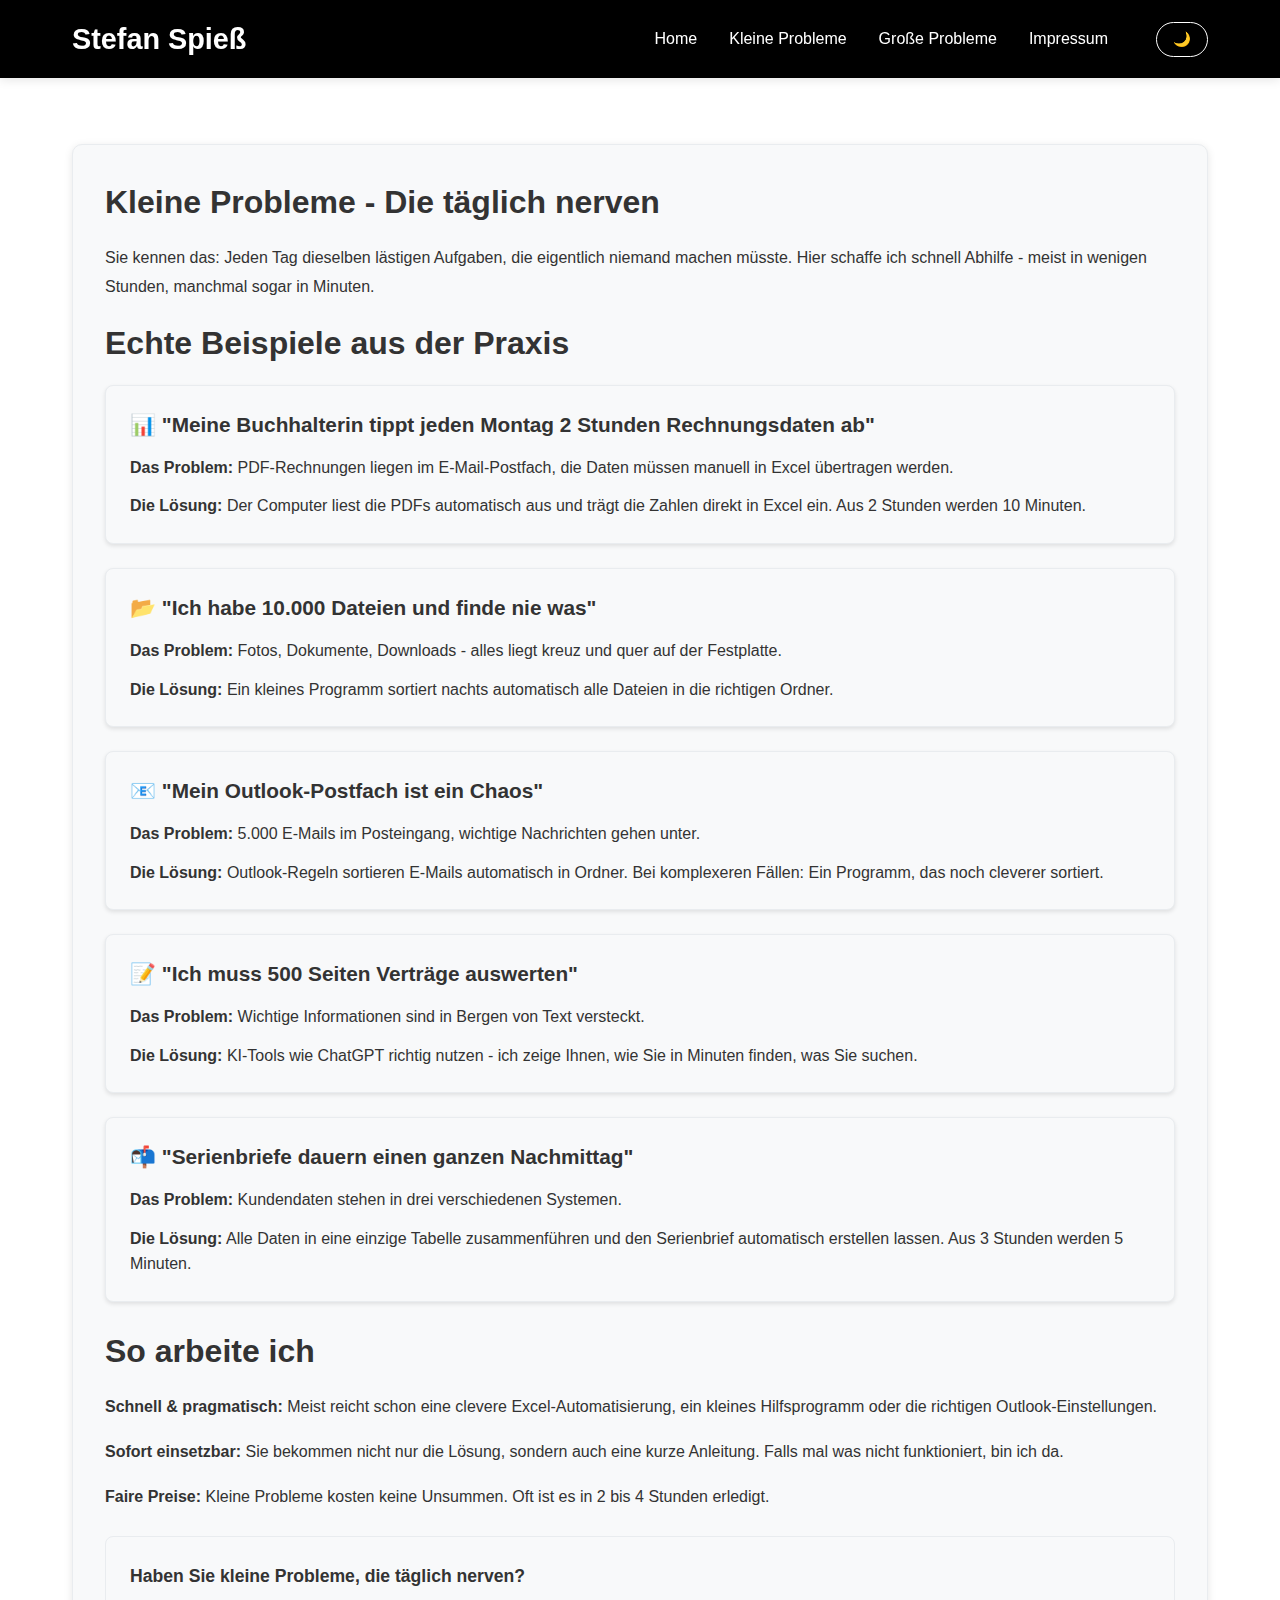
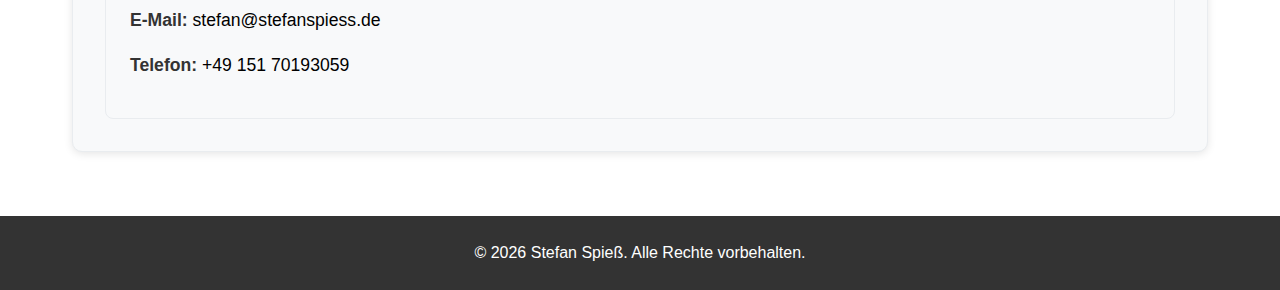
<file: kleine-probleme.html>
<!DOCTYPE html>
<html lang="de">
<head>
    <meta charset="UTF-8">
    <meta name="viewport" content="width=device-width, initial-scale=1.0">
    
    <!-- Dark Mode Script - Must be before CSS to prevent FOUC -->
    <script>
        (function() {
            const theme = localStorage.getItem('stefan-spiess-theme');
            if (theme === 'dark') {
                document.documentElement.setAttribute('data-theme', 'dark');
            }
        })();
    </script>
    
    <!-- SEO Meta Tags -->
    <title>Kleine Digitalisierungs-Probleme lösen | Stefan Spieß IT-Beratung</title>
    <meta name="description" content="Schnelle Lösungen für alltägliche Digitalisierungs-Probleme. Prozessoptimierung, Tool-Auswahl und praktische IT-Hilfe für kleine Unternehmen und Selbständige.">
    <meta name="keywords" content="kleine IT Probleme, Digitalisierung Alltag, Prozessoptimierung, Tool Auswahl, IT Hilfe, kleine Unternehmen">
    <meta name="author" content="Stefan Spieß">
    <meta name="robots" content="index, follow">
    <link rel="canonical" href="https://stefanspiess.de/kleine-probleme.html">
    
    <!-- Open Graph / Facebook -->
    <meta property="og:type" content="website">
    <meta property="og:url" content="https://stefanspiess.de/kleine-probleme.html">
    <meta property="og:title" content="Kleine Digitalisierungs-Probleme lösen | Stefan Spieß">
    <meta property="og:description" content="Schnelle Lösungen für alltägliche Digitalisierungs-Probleme. Prozessoptimierung und praktische IT-Hilfe.">
    <meta property="og:image" content="https://stefanspiess.de/og-image.jpg">
    <meta property="og:locale" content="de_DE">
    
    <!-- Twitter -->
    <meta property="twitter:card" content="summary_large_image">
    <meta property="twitter:url" content="https://stefanspiess.de/kleine-probleme.html">
    <meta property="twitter:title" content="Kleine Digitalisierungs-Probleme lösen | Stefan Spieß">
    <meta property="twitter:description" content="Schnelle Lösungen für alltägliche Digitalisierungs-Probleme. Prozessoptimierung und praktische IT-Hilfe.">
    <meta property="twitter:image" content="https://stefanspiess.de/og-image.jpg">
    
    <!-- Performance -->
    <meta name="theme-color" content="#000000">
    <link rel="preload" href="styles.css" as="style">
    <link rel="preload" href="script.js?v=9e84275" as="script">
    
    <!-- Favicon -->
    <link rel="icon" href="/favicon.ico" sizes="32x32">
    <link rel="apple-touch-icon" href="/apple-touch-icon.png">
    
    <!-- Structured Data -->
    <script type="application/ld+json">
    {
      "@context": "https://schema.org",
      "@type": "WebPage",
      "name": "Kleine Digitalisierungs-Probleme lösen",
      "description": "Schnelle Lösungen für alltägliche Digitalisierungs-Probleme. Prozessoptimierung, Tool-Auswahl und praktische IT-Hilfe.",
      "url": "https://stefanspiess.de/kleine-probleme.html",
      "mainEntity": {
        "@type": "Service",
        "name": "IT-Beratung für kleine Probleme",
        "description": "Schnelle und kostengünstige Lösungen für alltägliche Digitalisierungs-Herausforderungen",
        "provider": {
          "@type": "Person",
          "name": "Stefan Spieß",
          "url": "https://stefanspiess.de"
        },
        "serviceType": "IT-Consulting",
        "areaServed": "Deutschland"
      }
    }
    </script>
    
    <link rel="stylesheet" href="styles.css">
</head>
<body>
    <header class="header">
        <div class="header-content">
            <div class="logo">Stefan Spieß</div>
            <nav class="nav">
                <a href="index.html">Home</a>
                <a href="kleine-probleme.html">Kleine Probleme</a>
                <a href="grosse-probleme.html">Große Probleme</a>
                <a href="impressum.html">Impressum</a>
                <button class="theme-toggle" id="themeToggle" aria-label="Zur dunklen Ansicht wechseln (Dark Mode)" title="Zur dunklen Ansicht wechseln">
                    🌙
                </button>
            </nav>
        </div>
    </header>

    <main class="main-content">
        <section class="content-section">
            <h1>Kleine Probleme - Die täglich nerven</h1>
            <p>Sie kennen das: Jeden Tag dieselben lästigen Aufgaben, die eigentlich niemand machen müsste. Hier schaffe ich schnell Abhilfe - meist in wenigen Stunden, manchmal sogar in Minuten.</p>
            
            <h2>Echte Beispiele aus der Praxis</h2>
            
            <div class="problem-example">
                <h3>📊 "Meine Buchhalterin tippt jeden Montag 2 Stunden Rechnungsdaten ab"</h3>
                <p><strong>Das Problem:</strong> PDF-Rechnungen liegen im E-Mail-Postfach, die Daten müssen manuell in Excel übertragen werden.</p>
                <p><strong>Die Lösung:</strong> Der Computer liest die PDFs automatisch aus und trägt die Zahlen direkt in Excel ein. Aus 2 Stunden werden 10 Minuten.</p>
            </div>

            <div class="problem-example">
                <h3>📂 "Ich habe 10.000 Dateien und finde nie was"</h3>
                <p><strong>Das Problem:</strong> Fotos, Dokumente, Downloads - alles liegt kreuz und quer auf der Festplatte.</p>
                <p><strong>Die Lösung:</strong> Ein kleines Programm sortiert nachts automatisch alle Dateien in die richtigen Ordner.</p>
            </div>

            <div class="problem-example">
                <h3>📧 "Mein Outlook-Postfach ist ein Chaos"</h3>
                <p><strong>Das Problem:</strong> 5.000 E-Mails im Posteingang, wichtige Nachrichten gehen unter.</p>
                <p><strong>Die Lösung:</strong> Outlook-Regeln sortieren E-Mails automatisch in Ordner. Bei komplexeren Fällen: Ein Programm, das noch cleverer sortiert.</p>
            </div>

            <div class="problem-example">
                <h3>📝 "Ich muss 500 Seiten Verträge auswerten"</h3>
                <p><strong>Das Problem:</strong> Wichtige Informationen sind in Bergen von Text versteckt.</p>
                <p><strong>Die Lösung:</strong> KI-Tools wie ChatGPT richtig nutzen - ich zeige Ihnen, wie Sie in Minuten finden, was Sie suchen.</p>
            </div>

            <div class="problem-example">
                <h3>📬 "Serienbriefe dauern einen ganzen Nachmittag"</h3>
                <p><strong>Das Problem:</strong> Kundendaten stehen in drei verschiedenen Systemen.</p>
                <p><strong>Die Lösung:</strong> Alle Daten in eine einzige Tabelle zusammenführen und den Serienbrief automatisch erstellen lassen. Aus 3 Stunden werden 5 Minuten.</p>
            </div>
            
            <h2>So arbeite ich</h2>
            <p><strong>Schnell & pragmatisch:</strong> Meist reicht schon eine clevere Excel-Automatisierung, ein kleines Hilfsprogramm oder die richtigen Outlook-Einstellungen.</p>
            
            <p><strong>Sofort einsetzbar:</strong> Sie bekommen nicht nur die Lösung, sondern auch eine kurze Anleitung. Falls mal was nicht funktioniert, bin ich da.</p>
            
            <p><strong>Faire Preise:</strong> Kleine Probleme kosten keine Unsummen. Oft ist es in 2 bis 4 Stunden erledigt.</p>
            
            <div class="contact-info">
                <p><strong>Haben Sie kleine Probleme, die täglich nerven?</strong></p>
                <p><strong>E-Mail:</strong> <a href="mailto:stefan@stefanspiess.de">stefan@stefanspiess.de</a></p>
                <p><strong>Telefon:</strong> <a href="tel:+4915170193059">+49 151 70193059</a></p>
            </div>
        </section>
    </main>

    <footer class="footer">
        <p>&copy; <span id="currentYear"></span> Stefan Spieß. Alle Rechte vorbehalten.</p>
    </footer>

    <script src="script.js?v=9e84275"></script>
</body>
</html>
</file>
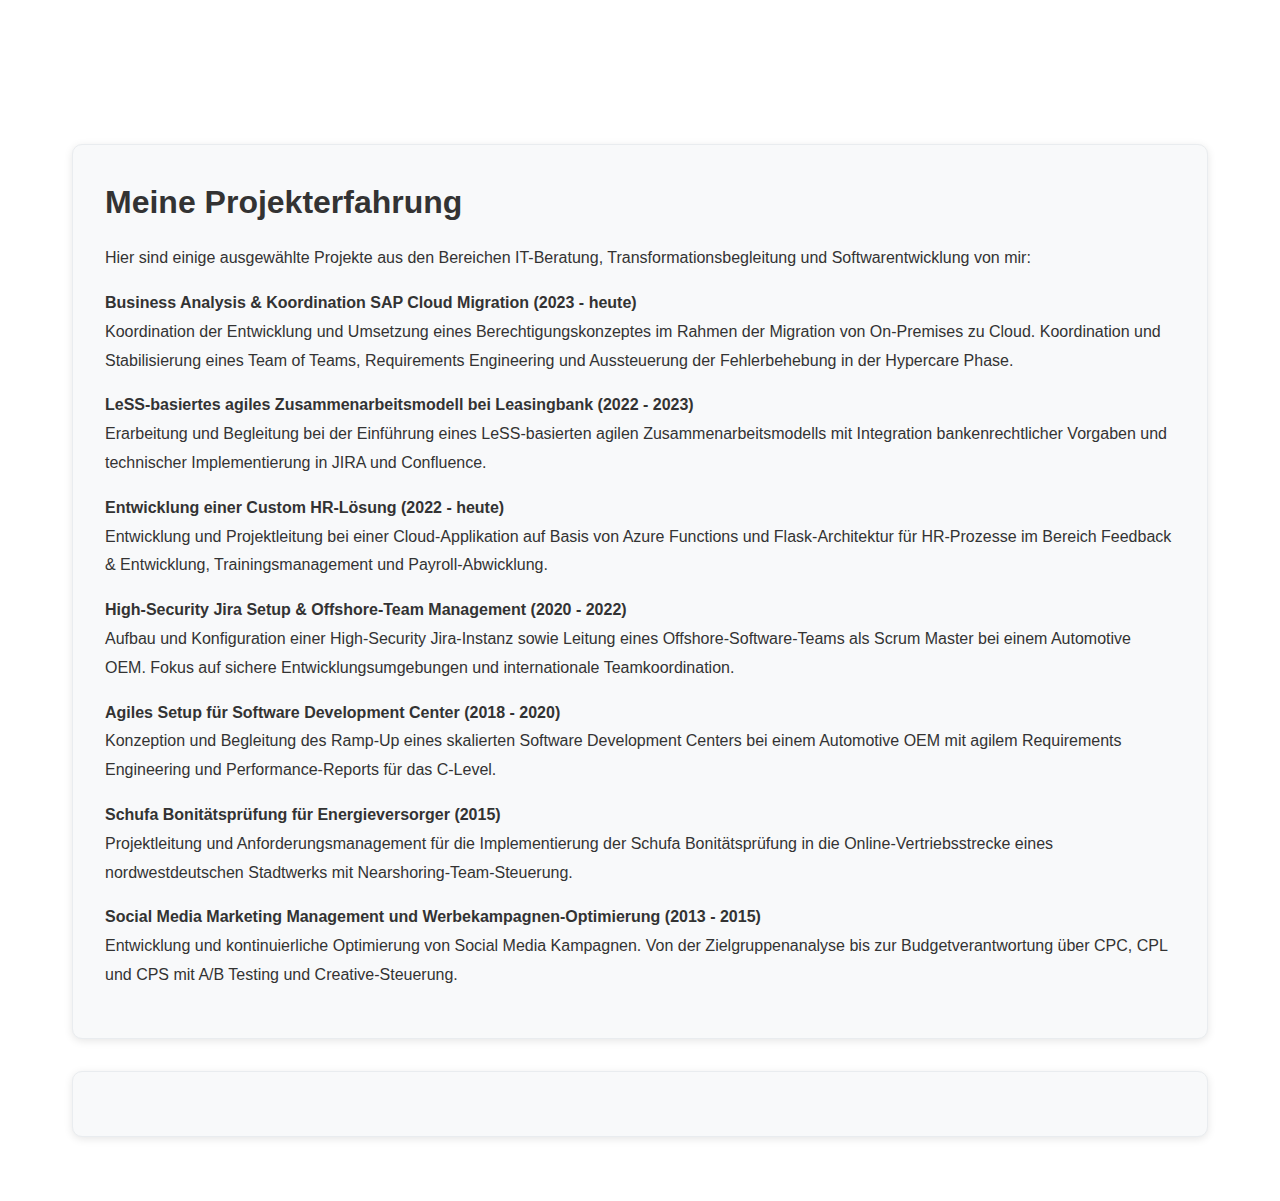
<file: projekterfahrung.html>
<!DOCTYPE html>
<html lang="de">
<head>
    <meta charset="UTF-8">
    <meta name="viewport" content="width=device-width, initial-scale=1.0">
    <script>
        (function() {
            const theme = localStorage.getItem('stefan-spiess-theme');
            if (theme === 'dark') {
                document.documentElement.setAttribute('data-theme', 'dark');
            }
        })();
    </script>
    <title>Projekterfahrung | Stefan Spieß IT-Beratung</title>
    <meta name="description" content="Ausgewählte Projekterfahrung von Stefan Spieß: Digitalisierung, IT-Projekte, agile Transformation, Cloud, HR-Lösungen, Projektmanagement.">
    <meta name="keywords" content="Projekterfahrung, IT-Projekte, Digitalisierung, Agile, Cloud, HR, Projektmanagement, Stefan Spieß">
    <meta name="author" content="Stefan Spieß">
    <meta name="robots" content="index, follow">
    <link rel="canonical" href="https://stefanspiess.de/projekterfahrung.html">
    <meta property="og:type" content="website">
    <meta property="og:url" content="https://stefanspiess.de/projekterfahrung.html">
    <meta property="og:title" content="Projekterfahrung | Stefan Spieß">
    <meta property="og:description" content="Ausgewählte Projekterfahrung von Stefan Spieß: Digitalisierung, IT-Projekte, agile Transformation, Cloud, HR-Lösungen, Projektmanagement.">
    <meta property="og:image" content="https://stefanspiess.de/og-image-new.png">
    <meta property="og:locale" content="de_DE">
    <meta property="twitter:card" content="summary_large_image">
    <meta property="twitter:url" content="https://stefanspiess.de/projekterfahrung.html">
    <meta property="twitter:title" content="Projekterfahrung | Stefan Spieß">
    <meta property="twitter:description" content="Ausgewählte Projekterfahrung von Stefan Spieß: Digitalisierung, IT-Projekte, agile Transformation, Cloud, HR-Lösungen, Projektmanagement.">
    <meta property="twitter:image" content="https://stefanspiess.de/og-image-new.png">
    <meta name="theme-color" content="#000000">
    <link rel="preload" href="styles.css" as="style">
    <link rel="preload" href="script.js?v=9e84275" as="script">
    <link rel="icon" href="/favicon.ico?v=9e84275" type="image/x-icon" sizes="16x16 32x32">
    <link rel="icon" href="/favicon-16x16.png?v=9e84275" type="image/png" sizes="16x16">
    <link rel="icon" href="/favicon-32x32.png?v=9e84275" type="image/png" sizes="32x32">
    <link rel="icon" href="/favicon-48x48.png?v=9e84275" type="image/png" sizes="48x48">
    <link rel="icon" href="/favicon.svg?v=9e84275" type="image/svg+xml" sizes="any">
    <link rel="apple-touch-icon" href="/apple-touch-icon.png?v=9e84275" sizes="180x180">
    <link rel="manifest" href="/manifest.json?v=9e84275">
    <meta name="msapplication-TileColor" content="#000000">
    <meta name="msapplication-config" content="/browserconfig.xml?v=9e84275">
    <link rel="stylesheet" href="styles.css">
</head>
<body>
    <!-- Der Header und Footer werden jetzt dynamisch per JS geladen. -->
    <main class="main-content">
        <section class="content-section">
            <h1>Meine Projekterfahrung</h1>
            <p>Hier sind einige ausgewählte Projekte aus den Bereichen IT-Beratung, Transformationsbegleitung und Softwarentwicklung von mir:</p>
            <p><strong>Business Analysis & Koordination SAP Cloud Migration (2023 - heute)</strong><br>
            Koordination der Entwicklung und Umsetzung eines Berechtigungskonzeptes im Rahmen der Migration von On-Premises zu Cloud. Koordination und Stabilisierung eines Team of Teams, Requirements Engineering und Aussteuerung der Fehlerbehebung in der Hypercare Phase.</p>
            <p><strong>LeSS-basiertes agiles Zusammenarbeitsmodell bei Leasingbank (2022 - 2023)</strong><br>
            Erarbeitung und Begleitung bei der Einführung eines LeSS-basierten agilen Zusammenarbeitsmodells mit Integration bankenrechtlicher Vorgaben und technischer Implementierung in JIRA und Confluence.</p>
            <p><strong>Entwicklung einer Custom HR-Lösung (2022 - heute)</strong><br>
            Entwicklung und Projektleitung bei einer Cloud-Applikation auf Basis von Azure Functions und Flask-Architektur für HR-Prozesse im Bereich Feedback & Entwicklung, Trainingsmanagement und Payroll-Abwicklung.</p>
            <p><strong>High-Security Jira Setup & Offshore-Team Management (2020 - 2022)</strong><br>
            Aufbau und Konfiguration einer High-Security Jira-Instanz sowie Leitung eines Offshore-Software-Teams als Scrum Master bei einem Automotive OEM. Fokus auf sichere Entwicklungsumgebungen und internationale Teamkoordination.</p>
            <p><strong>Agiles Setup für Software Development Center (2018 - 2020)</strong><br>
            Konzeption und Begleitung des Ramp-Up eines skalierten Software Development Centers bei einem Automotive OEM mit agilem Requirements Engineering und Performance-Reports für das C-Level.</p>
            <p><strong>Schufa Bonitätsprüfung für Energieversorger (2015)</strong><br>
            Projektleitung und Anforderungsmanagement für die Implementierung der Schufa Bonitätsprüfung in die Online-Vertriebsstrecke eines nordwestdeutschen Stadtwerks mit Nearshoring-Team-Steuerung.</p>
            <p><strong>Social Media Marketing Management und Werbekampagnen-Optimierung (2013 - 2015)</strong><br>
            Entwicklung und kontinuierliche Optimierung von Social Media Kampagnen. Von der Zielgruppenanalyse bis zur Budgetverantwortung über CPC, CPL und CPS mit A/B Testing und Creative-Steuerung.</p>
        </section>
        <section class="content-section" id="kontakt"></section>
    </main>
    <script src="script.js?v=9e84275"></script>
    <script>
        // Header/Footer automatisch laden (aktivieren für Test)
        loadHeaderFooter();
        // Contact-Section dynamisch laden
        document.addEventListener('DOMContentLoaded', function() {
            loadContactSection('#kontakt');
        });
    </script>
</body>
</html>
</file>
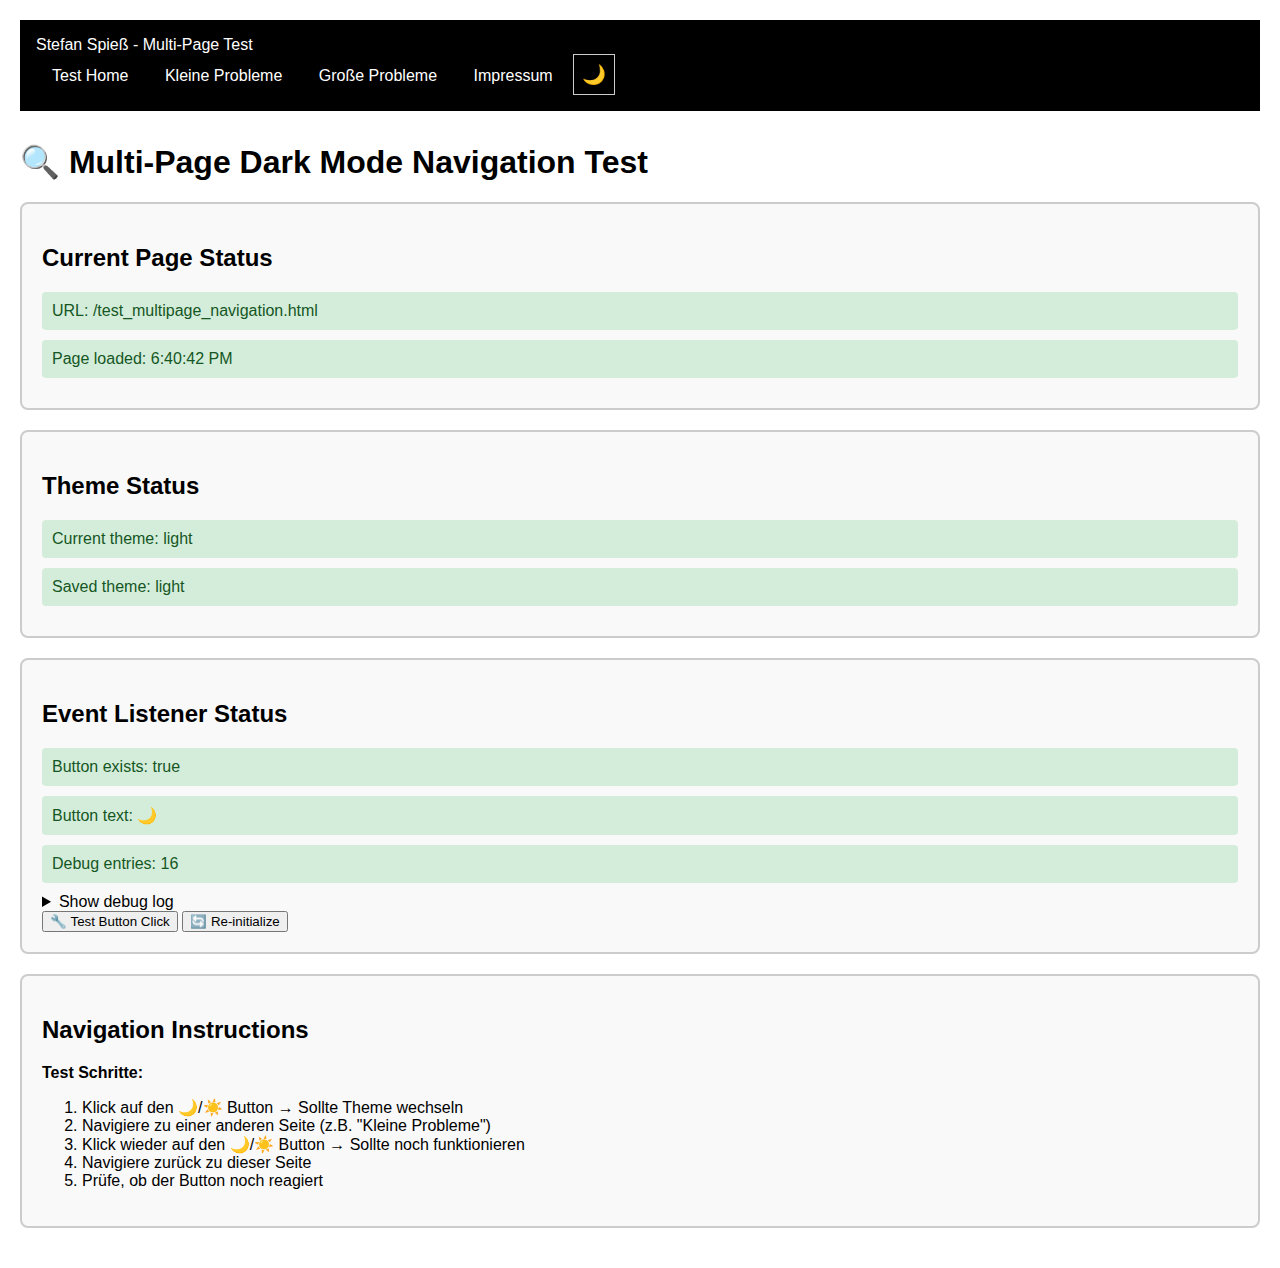
<file: test_multipage_navigation.html>
<!DOCTYPE html>
<html lang="de">
<head>
    <meta charset="UTF-8">
    <meta name="viewport" content="width=device-width, initial-scale=1.0">
    <title>Multi-Page Dark Mode Test</title>
    <style>
        body {
            font-family: Arial, sans-serif;
            padding: 20px;
            transition: background-color 0.3s, color 0.3s;
            margin: 0;
        }
        
        body[data-theme="dark"], html[data-theme="dark"] body {
            background-color: #1a1a1a;
            color: #ffffff;
        }
        
        .header {
            background: #000;
            color: white;
            padding: 1rem;
            margin-bottom: 2rem;
        }
        
        .nav a {
            color: white;
            text-decoration: none;
            margin: 0 1rem;
        }
        
        .theme-toggle {
            background: none;
            border: 1px solid #ccc;
            color: inherit;
            padding: 0.5rem;
            cursor: pointer;
            font-size: 1.2rem;
        }
        
        .debug-panel {
            border: 2px solid #ccc;
            padding: 20px;
            margin: 20px 0;
            border-radius: 8px;
            background: #f9f9f9;
        }
        
        body[data-theme="dark"] .debug-panel, html[data-theme="dark"] .debug-panel {
            border-color: #555;
            background-color: #2a2a2a;
        }
        
        .test-result {
            margin: 10px 0;
            padding: 10px;
            border-radius: 4px;
        }
        
        .success { background-color: #d4edda; color: #155724; }
        .error { background-color: #f8d7da; color: #721c24; }
        
        body[data-theme="dark"] .success, html[data-theme="dark"] .success { 
            background-color: #1e4620; color: #d1e7dd; 
        }
        body[data-theme="dark"] .error, html[data-theme="dark"] .error { 
            background-color: #4a1e1e; color: #f8d7da; 
        }
    </style>
</head>
<body>
    <header class="header">
        <div class="header-content">
            <div class="logo">Stefan Spieß - Multi-Page Test</div>
            <nav class="nav">
                <a href="test_multipage_navigation.html">Test Home</a>
                <a href="kleine-probleme.html">Kleine Probleme</a>
                <a href="grosse-probleme.html">Große Probleme</a>
                <a href="impressum.html">Impressum</a>
                <button class="theme-toggle" id="themeToggle" aria-label="Toggle dark mode">🌙</button>
            </nav>
        </div>
    </header>

    <main>
        <h1>🔍 Multi-Page Dark Mode Navigation Test</h1>
        
        <div class="debug-panel">
            <h2>Current Page Status</h2>
            <div id="pageInfo"></div>
        </div>
        
        <div class="debug-panel">
            <h2>Theme Status</h2>
            <div id="themeInfo"></div>
        </div>
        
        <div class="debug-panel">
            <h2>Event Listener Status</h2>
            <div id="eventInfo"></div>
            <button onclick="testButtonClick()">🔧 Test Button Click</button>
            <button onclick="reinitialize()">🔄 Re-initialize</button>
        </div>
        
        <div class="debug-panel">
            <h2>Navigation Instructions</h2>
            <p><strong>Test Schritte:</strong></p>
            <ol>
                <li>Klick auf den 🌙/☀️ Button → Sollte Theme wechseln</li>
                <li>Navigiere zu einer anderen Seite (z.B. "Kleine Probleme")</li>
                <li>Klick wieder auf den 🌙/☀️ Button → Sollte noch funktionieren</li>
                <li>Navigiere zurück zu dieser Seite</li>
                <li>Prüfe, ob der Button noch reagiert</li>
            </ol>
        </div>
    </main>

    <script>
        // Copy exact Dark Mode code with enhanced debugging
        const THEME_KEY = 'stefan-spiess-theme';
        let debugLog = [];

        function log(message) {
            const timestamp = new Date().toLocaleTimeString();
            debugLog.push(`[${timestamp}] ${message}`);
            console.log(message);
            updateDebugInfo();
        }

        function initTheme() {
            log('🎯 initTheme() called');
            const savedTheme = localStorage.getItem(THEME_KEY);
            const prefersDark = window.matchMedia('(prefers-color-scheme: dark)').matches;
            const theme = savedTheme || (prefersDark ? 'dark' : 'light');
            
            log(`💾 Saved: ${savedTheme}, System: ${prefersDark}, Final: ${theme}`);
            
            applyTheme(theme);
            updateToggleButton(theme);
        }

        function applyTheme(theme) {
            log(`🎨 applyTheme(${theme})`);
            if (theme === 'dark') {
                document.documentElement.setAttribute('data-theme', 'dark');
                document.body.setAttribute('data-theme', 'dark');
            } else {
                document.documentElement.removeAttribute('data-theme');
                document.body.removeAttribute('data-theme');
            }
            localStorage.setItem(THEME_KEY, theme);
        }

        function updateToggleButton(theme) {
            log(`🔄 updateToggleButton(${theme})`);
            const toggleButton = document.getElementById('themeToggle');
            if (toggleButton) {
                if (theme === 'dark') {
                    toggleButton.textContent = '☀️';
                    toggleButton.setAttribute('aria-label', 'Switch to light mode');
                } else {
                    toggleButton.textContent = '🌙';
                    toggleButton.setAttribute('aria-label', 'Switch to dark mode');
                }
                log(`✅ Button updated: ${toggleButton.textContent}`);
            } else {
                log('❌ Toggle button not found!');
            }
        }

        function toggleTheme() {
            log('🔀 toggleTheme() called');
            const currentTheme = document.documentElement.hasAttribute('data-theme') ? 'dark' : 'light';
            const newTheme = currentTheme === 'dark' ? 'light' : 'dark';
            
            log(`🔄 ${currentTheme} → ${newTheme}`);
            
            applyTheme(newTheme);
            updateToggleButton(newTheme);
        }

        function initThemeToggle() {
            log('🎮 initThemeToggle() called');
            const toggleButton = document.getElementById('themeToggle');
            if (toggleButton) {
                // Remove existing listeners
                toggleButton.removeEventListener('click', toggleTheme);
                
                // Add new listener
                toggleButton.addEventListener('click', function(e) {
                    e.preventDefault();
                    log('👆 Button clicked!');
                    toggleTheme();
                });
                
                // Test if listener is attached
                const hasListener = toggleButton.onclick !== null || true;
                log(`✅ Event listener attached: ${hasListener}`);
            } else {
                log('❌ Toggle button not found during init!');
            }
        }

        function testButtonClick() {
            log('🧪 Manual test triggered');
            const button = document.getElementById('themeToggle');
            if (button) {
                button.click();
            } else {
                log('❌ Button not found for manual test');
            }
        }

        function reinitialize() {
            log('🔄 Manual re-initialization');
            initTheme();
            initThemeToggle();
        }

        function updateDebugInfo() {
            const currentTheme = document.documentElement.hasAttribute('data-theme') ? 'dark' : 'light';
            const savedTheme = localStorage.getItem(THEME_KEY);
            const button = document.getElementById('themeToggle');
            const buttonExists = !!button;
            const buttonText = button ? button.textContent : 'N/A';
            
            // Page info
            document.getElementById('pageInfo').innerHTML = `
                <div class="test-result success">URL: ${window.location.pathname}</div>
                <div class="test-result success">Page loaded: ${new Date().toLocaleTimeString()}</div>
            `;
            
            // Theme info
            document.getElementById('themeInfo').innerHTML = `
                <div class="test-result success">Current theme: ${currentTheme}</div>
                <div class="test-result success">Saved theme: ${savedTheme}</div>
            `;
            
            // Event info
            document.getElementById('eventInfo').innerHTML = `
                <div class="test-result ${buttonExists ? 'success' : 'error'}">Button exists: ${buttonExists}</div>
                <div class="test-result success">Button text: ${buttonText}</div>
                <div class="test-result success">Debug entries: ${debugLog.length}</div>
                <details style="margin-top: 10px;">
                    <summary>Show debug log</summary>
                    <pre style="background: #f0f0f0; padding: 10px; margin-top: 5px; max-height: 200px; overflow-y: auto;">${debugLog.slice(-10).join('\n')}</pre>
                </details>
            `;
        }

        // Initialize immediately and on DOM ready
        function initialize() {
            log('🚀 Initializing...');
            initTheme();
            initThemeToggle();
            updateDebugInfo();
        }

        // Multiple initialization strategies
        if (document.readyState === 'loading') {
            document.addEventListener('DOMContentLoaded', initialize);
        } else {
            initialize();
        }

        // Also initialize after a short delay
        setTimeout(initialize, 100);
        
        // Update debug info every 2 seconds
        setInterval(updateDebugInfo, 2000);
    </script>
</body>
</html>
</file>
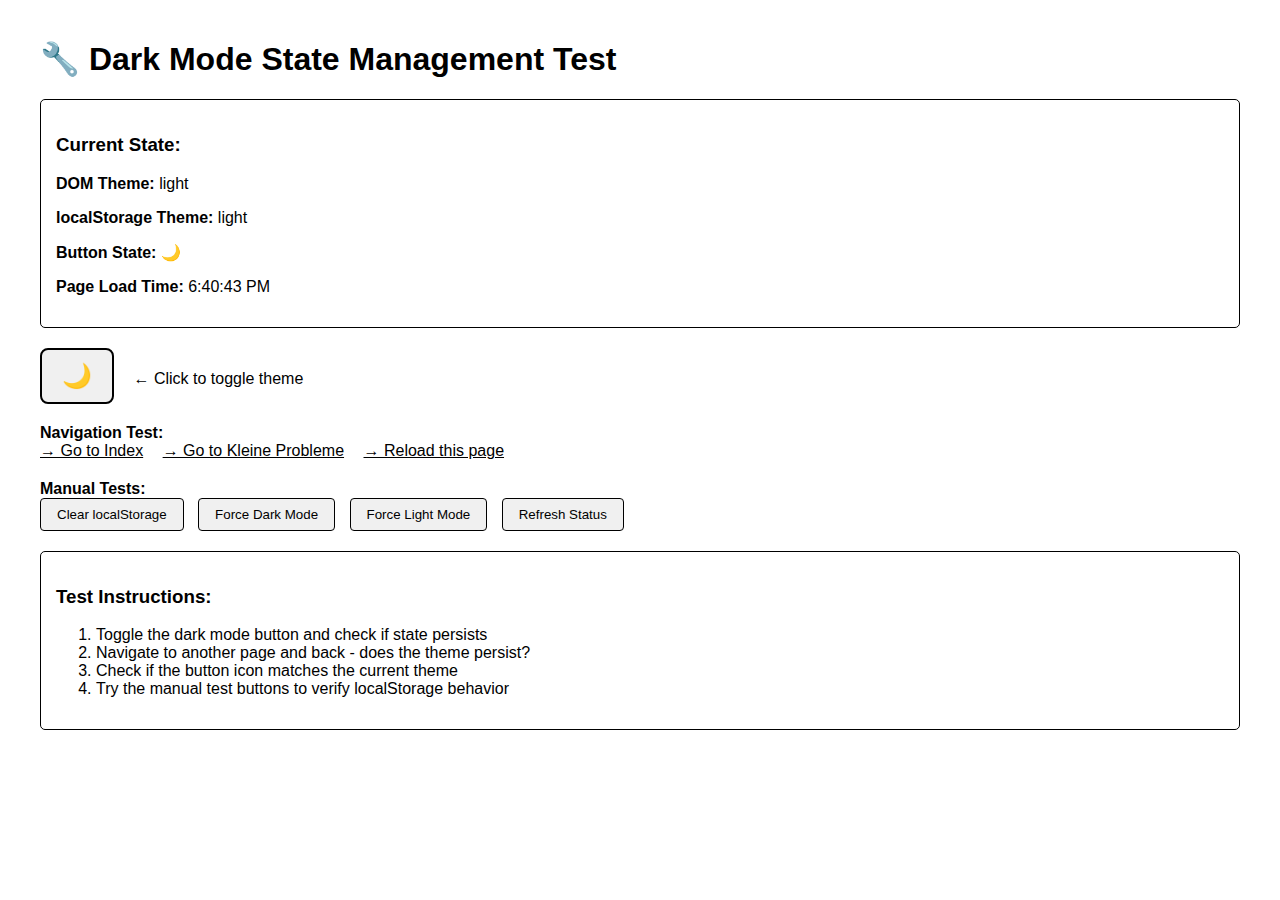
<file: test_state_management.html>
<!DOCTYPE html>
<html lang="de">
<head>
    <meta charset="UTF-8">
    <meta name="viewport" content="width=device-width, initial-scale=1.0">
    <title>Dark Mode State Management Test</title>
    
    <!-- Dark Mode Script - Same as production -->
    <script>
        (function() {
            console.log('Inline script executing...');
            const theme = localStorage.getItem('stefan-spiess-theme');
            console.log('Retrieved theme from localStorage:', theme);
            if (theme === 'dark') {
                document.documentElement.setAttribute('data-theme', 'dark');
                console.log('Applied dark theme to DOM');
            } else {
                console.log('No dark theme applied');
            }
        })();
    </script>
    
    <style>
        :root {
            --bg-color: #ffffff;
            --text-color: #000000;
            --button-bg: #f0f0f0;
            --button-text: #000000;
        }
        
        [data-theme="dark"] {
            --bg-color: #1a1a1a;
            --text-color: #ffffff;
            --button-bg: #333333;
            --button-text: #ffffff;
        }
        
        body {
            background-color: var(--bg-color);
            color: var(--text-color);
            font-family: Arial, sans-serif;
            margin: 40px;
            transition: background-color 0.3s, color 0.3s;
        }
        
        .theme-toggle {
            background: var(--button-bg);
            color: var(--button-text);
            border: 2px solid var(--text-color);
            border-radius: 8px;
            padding: 12px 20px;
            font-size: 24px;
            cursor: pointer;
            transition: all 0.3s;
        }
        
        .theme-toggle:hover {
            opacity: 0.8;
        }
        
        .status {
            margin: 20px 0;
            padding: 15px;
            border: 1px solid var(--text-color);
            border-radius: 5px;
        }
        
        .nav-links {
            margin: 20px 0;
        }
        
        .nav-links a {
            color: var(--text-color);
            margin-right: 15px;
            text-decoration: underline;
        }
        
        .test-buttons {
            margin: 20px 0;
        }
        
        .test-buttons button {
            background: var(--button-bg);
            color: var(--button-text);
            border: 1px solid var(--text-color);
            padding: 8px 16px;
            margin-right: 10px;
            cursor: pointer;
            border-radius: 4px;
        }
    </style>
</head>
<body>
    <h1>🔧 Dark Mode State Management Test</h1>
    
    <div class="status">
        <h3>Current State:</h3>
        <p><strong>DOM Theme:</strong> <span id="domTheme">-</span></p>
        <p><strong>localStorage Theme:</strong> <span id="storageTheme">-</span></p>
        <p><strong>Button State:</strong> <span id="buttonState">-</span></p>
        <p><strong>Page Load Time:</strong> <span id="loadTime">-</span></p>
    </div>
    
    <div>
        <button class="theme-toggle" id="themeToggle" title="Toggle Dark Mode">
            🌙
        </button>
        <span style="margin-left: 15px;">← Click to toggle theme</span>
    </div>
    
    <div class="nav-links">
        <strong>Navigation Test:</strong><br>
        <a href="index.html">→ Go to Index</a>
        <a href="kleine-probleme.html">→ Go to Kleine Probleme</a>
        <a href="test_state_management.html">→ Reload this page</a>
    </div>
    
    <div class="test-buttons">
        <strong>Manual Tests:</strong><br>
        <button onclick="clearStorage()">Clear localStorage</button>
        <button onclick="setDarkMode()">Force Dark Mode</button>
        <button onclick="setLightMode()">Force Light Mode</button>
        <button onclick="updateStatus()">Refresh Status</button>
    </div>
    
    <div class="status">
        <h3>Test Instructions:</h3>
        <ol>
            <li>Toggle the dark mode button and check if state persists</li>
            <li>Navigate to another page and back - does the theme persist?</li>
            <li>Check if the button icon matches the current theme</li>
            <li>Try the manual test buttons to verify localStorage behavior</li>
        </ol>
    </div>

    <script>
        // Load the main script functions
        const THEME_KEY = 'stefan-spiess-theme';
        
        function updateStatus() {
            const domTheme = document.documentElement.hasAttribute('data-theme') ? 'dark' : 'light';
            const storageTheme = localStorage.getItem(THEME_KEY) || 'not set';
            const button = document.getElementById('themeToggle');
            const buttonState = button ? button.textContent : 'not found';
            
            document.getElementById('domTheme').textContent = domTheme;
            document.getElementById('storageTheme').textContent = storageTheme;
            document.getElementById('buttonState').textContent = buttonState;
            document.getElementById('loadTime').textContent = new Date().toLocaleTimeString();
            
            console.log('Status updated:', { domTheme, storageTheme, buttonState });
        }
        
        function clearStorage() {
            localStorage.removeItem(THEME_KEY);
            location.reload();
        }
        
        function setDarkMode() {
            localStorage.setItem(THEME_KEY, 'dark');
            location.reload();
        }
        
        function setLightMode() {
            localStorage.setItem(THEME_KEY, 'light');
            location.reload();
        }
        
        // Update status every 1 second to catch changes
        setInterval(updateStatus, 1000);
        
        // Initial status update
        document.addEventListener('DOMContentLoaded', function() {
            updateStatus();
        });
    </script>
    
    <!-- Load the main script with same version as production -->
    <script src="script.js?v=f1d0572"></script>
</body>
</html>
</file>
<file: styles.css>
/* Stefan Spieß Website - Main Styles */

/* CSS Custom Properties for Light/Dark Mode */
:root {
    --bg-color: #ffffff;
    --text-color: #333333;
    --header-bg: #000000;
    --header-text: #ffffff;
    --card-bg: #f8f9fa;
    --border-color: #e9ecef;
    --button-bg: #000000;
    --button-text: #ffffff;
    --button-hover: #333333;
    --link-color: #000000;
    --shadow: rgba(0,0,0,0.1);
}

/* Dark Mode */
[data-theme="dark"] {
    --bg-color: #1a1a1a;
    --text-color: #e0e0e0;
    --header-bg: #111111;
    --header-text: #ffffff;
    --card-bg: #2d2d2d;
    --border-color: #404040;
    --button-bg: #ffffff;
    --button-text: #000000;
    --button-hover: #cccccc;
    --link-color: #66ccff;
    --shadow: rgba(0,0,0,0.3);
}

* {
    margin: 0;
    padding: 0;
    box-sizing: border-box;
}

body {
    font-family: 'Segoe UI', Tahoma, Geneva, Verdana, sans-serif;
    line-height: 1.6;
    color: var(--text-color);
    padding-top: 80px; /* Platz für fixed header */
    background: var(--bg-color);
    transition: background-color 0.3s ease, color 0.3s ease;
}

/* Global Link Styles */
a {
    color: var(--link-color);
    transition: opacity 0.3s ease;
}

a:hover {
    opacity: 0.8;
}

/* Header Styles */
.header {
    position: fixed;
    top: 0;
    left: 0;
    right: 0;
    background: var(--header-bg);
    color: var(--header-text);
    padding: 1rem 0;
    z-index: 1000;
    box-shadow: 0 2px 10px var(--shadow);
    transition: all 0.3s ease;
}

.header-content {
    max-width: 1200px;
    margin: 0 auto;
    display: flex;
    justify-content: space-between;
    align-items: center;
    padding: 0 2rem;
}

.logo {
    font-size: 1.8rem;
    font-weight: bold;
}

.nav {
    display: flex;
    gap: 2rem;
    align-items: center;
}

.nav a {
    color: var(--header-text);
    text-decoration: none;
    transition: opacity 0.3s;
}

.nav a:hover {
    opacity: 0.8;
}

/* Dark Mode Toggle Button */
.theme-toggle {
    background: none;
    border: 1px solid var(--header-text);
    color: var(--header-text);
    padding: 0.5rem 1rem;
    border-radius: 20px;
    cursor: pointer;
    font-size: 0.9rem;
    transition: all 0.3s ease;
    margin-left: 1rem;
    position: relative;
}

.theme-toggle:hover {
    background: var(--header-text);
    color: var(--header-bg);
}

.theme-toggle:focus {
    outline: 2px solid var(--header-text);
    outline-offset: 2px;
}

/* Tooltip für bessere Barrierefreiheit */
.theme-toggle::after {
    content: attr(title);
    position: absolute;
    bottom: -3rem;
    left: 50%;
    transform: translateX(-50%);
    background: var(--text-color);
    color: var(--bg-color);
    padding: 0.4rem 0.8rem;
    border-radius: 6px;
    font-size: 0.75rem;
    white-space: normal;
    opacity: 0;
    pointer-events: none;
    transition: opacity 0.3s ease, transform 0.3s ease;
    z-index: 1000;
    max-width: 250px;
    text-align: center;
    line-height: 1.3;
    box-shadow: 0 2px 8px var(--shadow);
}

.theme-toggle:hover::after,
.theme-toggle:focus::after {
    opacity: 1;
}

/* Main Content */
.main-content {
    max-width: 1200px;
    margin: 0 auto;
    padding: 2rem;
    min-height: calc(100vh - 160px); /* Platz für Header und Footer */
}

.hero {
    text-align: center;
    padding: 4rem 0;
    background: #f8f9fa;
    border-radius: 10px;
    margin-bottom: 3rem;
    border: 1px solid #e9ecef;
}

.hero h1 {
    font-size: 3rem;
    margin-bottom: 1rem;
    color: #333;
}

.hero p {
    font-size: 1.2rem;
    color: #666;
    max-width: 600px;
    margin: 0 auto;
}

/* Hero Greeting */
.hero-greeting {
    font-size: 3rem;
    font-weight: bold;
    color: var(--text-color);
    text-align: center;
    margin-bottom: 1.5rem;
    text-shadow: 1px 1px 2px var(--shadow);
    animation: fadeInScale 1s ease-out;
}

@keyframes fadeInScale {
    0% {
        opacity: 0;
        transform: scale(0.8);
    }
    100% {
        opacity: 1;
        transform: scale(1);
    }
}

.content-section {
    margin: 2rem 0;
    padding: 2rem;
    background: var(--card-bg);
    border-radius: 10px;
    box-shadow: 0 2px 8px var(--shadow);
    border: 1px solid var(--border-color);
    transition: background-color 0.3s ease, border-color 0.3s ease;
}

.content-section h1,
.content-section h2 {
    color: var(--text-color);
    margin-bottom: 1rem;
    font-size: 2rem;
}

.content-section p {
    margin-bottom: 1rem;
    line-height: 1.8;
}

/* List Styles */
.content-section ul {
    margin-bottom: 1rem;
    padding-left: 0;
    list-style: none;
}

.content-section li {
    margin-bottom: 0.5rem;
    padding-left: 1.2rem;
    position: relative;
    line-height: 1.8;
}

.content-section li::before {
    content: "•";
    color: var(--text-color);
    opacity: 0.7;
    font-weight: bold;
    position: absolute;
    left: 0;
}

/* Call-to-Action Button */
.cta-button {
    background: var(--button-bg);
    color: var(--button-text);
    border: 2px solid var(--button-bg);
    padding: 1rem 2rem;
    font-size: 1.1rem;
    font-weight: bold;
    border-radius: 8px;
    cursor: pointer;
    transition: all 0.3s ease;
    margin-top: 1rem;
    box-shadow: 0 2px 8px var(--shadow);
}

.cta-button:hover {
    transform: translateY(-2px);
    box-shadow: 0 4px 12px var(--shadow);
    background: var(--button-hover);
    border-color: var(--button-hover);
}

.cta-button:active {
    transform: translateY(0);
    box-shadow: 0 2px 4px rgba(0,0,0,0.2);
}

/* Contact Info Styles */
.contact-info {
    margin-top: 1.5rem;
    padding: 1.5rem;
    background: var(--card-bg);
    border-radius: 8px;
    border-left: 4px solid var(--text-color);
    border: 1px solid var(--border-color);
    transition: background-color 0.3s ease, border-color 0.3s ease;
}

.contact-info p {
    margin-bottom: 0.8rem;
    font-size: 1.1rem;
}

.contact-info a {
    color: var(--link-color);
    text-decoration: none;
    font-weight: 500;
    transition: color 0.3s ease;
}

.contact-info a:hover {
    opacity: 0.8;
    text-decoration: underline;
}

/* Footer Styles */
.footer {
    background: #333;
    color: white;
    text-align: center;
    padding: 1.5rem 0;
    margin-top: auto;
}

/* Page Header Styles (for Impressum and other pages) */
.page-header {
    text-align: center;
    padding: 2rem 0;
    margin-bottom: 2rem;
}

.page-header h1 {
    font-size: 2.5rem;
    color: var(--text-color);
    margin-bottom: 0.5rem;
}

/* Impressum Specific Styles */
.impressum-content {
    background: var(--card-bg);
    padding: 2rem;
    border-radius: 10px;
    box-shadow: 0 4px 6px var(--shadow);
    max-width: 800px;
    margin: 0 auto;
    transition: background-color 0.3s ease;
}

.impressum-content h2 {
    color: var(--text-color);
    margin-bottom: 1rem;
    font-size: 1.5rem;
    border-bottom: 2px solid var(--text-color);
    padding-bottom: 0.5rem;
}

.impressum-content p {
    margin-bottom: 1rem;
    line-height: 1.8;
}

.impressum-content .contact-info {
    background: var(--card-bg);
    margin: 1.5rem 0;
    border: 1px solid var(--border-color);
}

.impressum-content .contact-info p {
    margin-bottom: 0.5rem;
}

.impressum-content .contact-info strong {
    color: var(--text-color);
}

/* Problem Solutions Section */
.problem-solutions {
    margin: 2rem 0;
    padding: 1.5rem;
    background: var(--card-bg);
    border-radius: 8px;
    border-left: 4px solid var(--text-color);
    border: 1px solid var(--border-color);
    transition: background-color 0.3s ease, border-color 0.3s ease;
}

.problem-solutions p {
    text-align: center;
    margin-bottom: 1.5rem;
    font-weight: 600;
    color: var(--text-color);
    opacity: 0.9;
}

.solution-buttons {
    display: grid;
    grid-template-columns: 1fr 1fr;
    gap: 1rem;
    margin-bottom: 1rem;
}

.solution-link {
    display: block;
    padding: 1.5rem;
    border-radius: 8px;
    text-decoration: none;
    transition: all 0.3s ease;
    box-shadow: 0 2px 4px var(--shadow);
    border: 2px solid var(--border-color);
}

.solution-link:hover {
    transform: translateY(-3px);
    box-shadow: 0 6px 12px var(--shadow);
    text-decoration: none;
}

.small-problems {
    background: var(--card-bg);
    color: var(--text-color);
}

.small-problems:hover {
    border-color: var(--text-color);
    opacity: 0.9;
}

.large-problems {
    background: var(--card-bg);
    color: var(--text-color);
    opacity: 0.95;
}

.large-problems:hover {
    border-color: var(--text-color);
    opacity: 1;
}

.solution-link h3 {
    margin: 0 0 0.5rem 0;
    font-size: 1.2rem;
    font-weight: bold;
}

.solution-link p {
    margin: 0;
    font-size: 0.9rem;
    opacity: 0.8;
    text-align: left;
}

/* Problem Example Boxes */
.problem-example {
    background: var(--card-bg);
    border: 1px solid var(--border-color);
    border-radius: 8px;
    padding: 1.5rem;
    margin-bottom: 1.5rem;
    box-shadow: 0 2px 4px var(--shadow);
    transition: all 0.3s ease;
}

.problem-example:hover {
    transform: translateY(-2px);
    box-shadow: 0 4px 12px var(--shadow);
}

.problem-example h3 {
    color: var(--text-color);
    margin-bottom: 1rem;
    font-size: 1.3rem;
    line-height: 1.4;
}

.problem-example p {
    margin-bottom: 0.8rem;
    line-height: 1.6;
}

.problem-example p:last-child {
    margin-bottom: 0;
}

.problem-example strong {
    color: var(--text-color);
    font-weight: 600;
}

/* Responsive Design */
@media (max-width: 768px) {
    body {
        padding-top: 140px; /* Mehr Platz für mehrzeiligen Header */
    }

    .header-content {
        flex-direction: column;
        gap: 1rem;
        padding: 0 1rem; /* Weniger Padding an den Seiten */
    }

    .logo {
        font-size: 1.5rem; /* Kleineres Logo für mobile */
    }

    .nav {
        gap: 1rem;
        flex-wrap: wrap;
        justify-content: center;
    }

    .nav a {
        font-size: 0.9rem; /* Kleinere Navigation */
    }

    .theme-toggle {
        margin-left: 0;
        margin-top: 0.5rem;
    }

    .hero h1 {
        font-size: 2rem;
    }

    .main-content {
        padding: 1rem;
    }

    .page-header h1 {
        font-size: 2rem;
    }

    .impressum-content {
        padding: 1.5rem;
    }

    .solution-buttons {
        grid-template-columns: 1fr;
    }

    .hero-greeting {
        font-size: 2.5rem;
    }
}

/* Extra kleine Bildschirme - noch kompakter */
@media (max-width: 480px) {
    body {
        padding-top: 160px; /* Noch mehr Platz für sehr schmale Bildschirme */
    }

    .header-content {
        gap: 0.5rem;
        padding: 0 0.5rem;
    }

    .logo {
        font-size: 1.3rem;
    }

    .nav {
        gap: 0.5rem;
        flex-wrap: wrap;
    }

    .nav a {
        font-size: 0.8rem;
        padding: 0.3rem 0.6rem;
    }

    .theme-toggle {
        font-size: 1rem;
        padding: 0.3rem;
        margin-top: 0.3rem;
    }

    .hero-greeting {
        font-size: 2rem;
        margin-bottom: 1rem;
    }

    .main-content {
        padding: 0.5rem;
    }

    .content-section {
        padding: 1rem;
        margin: 1rem 0;
    }
}
</file>
